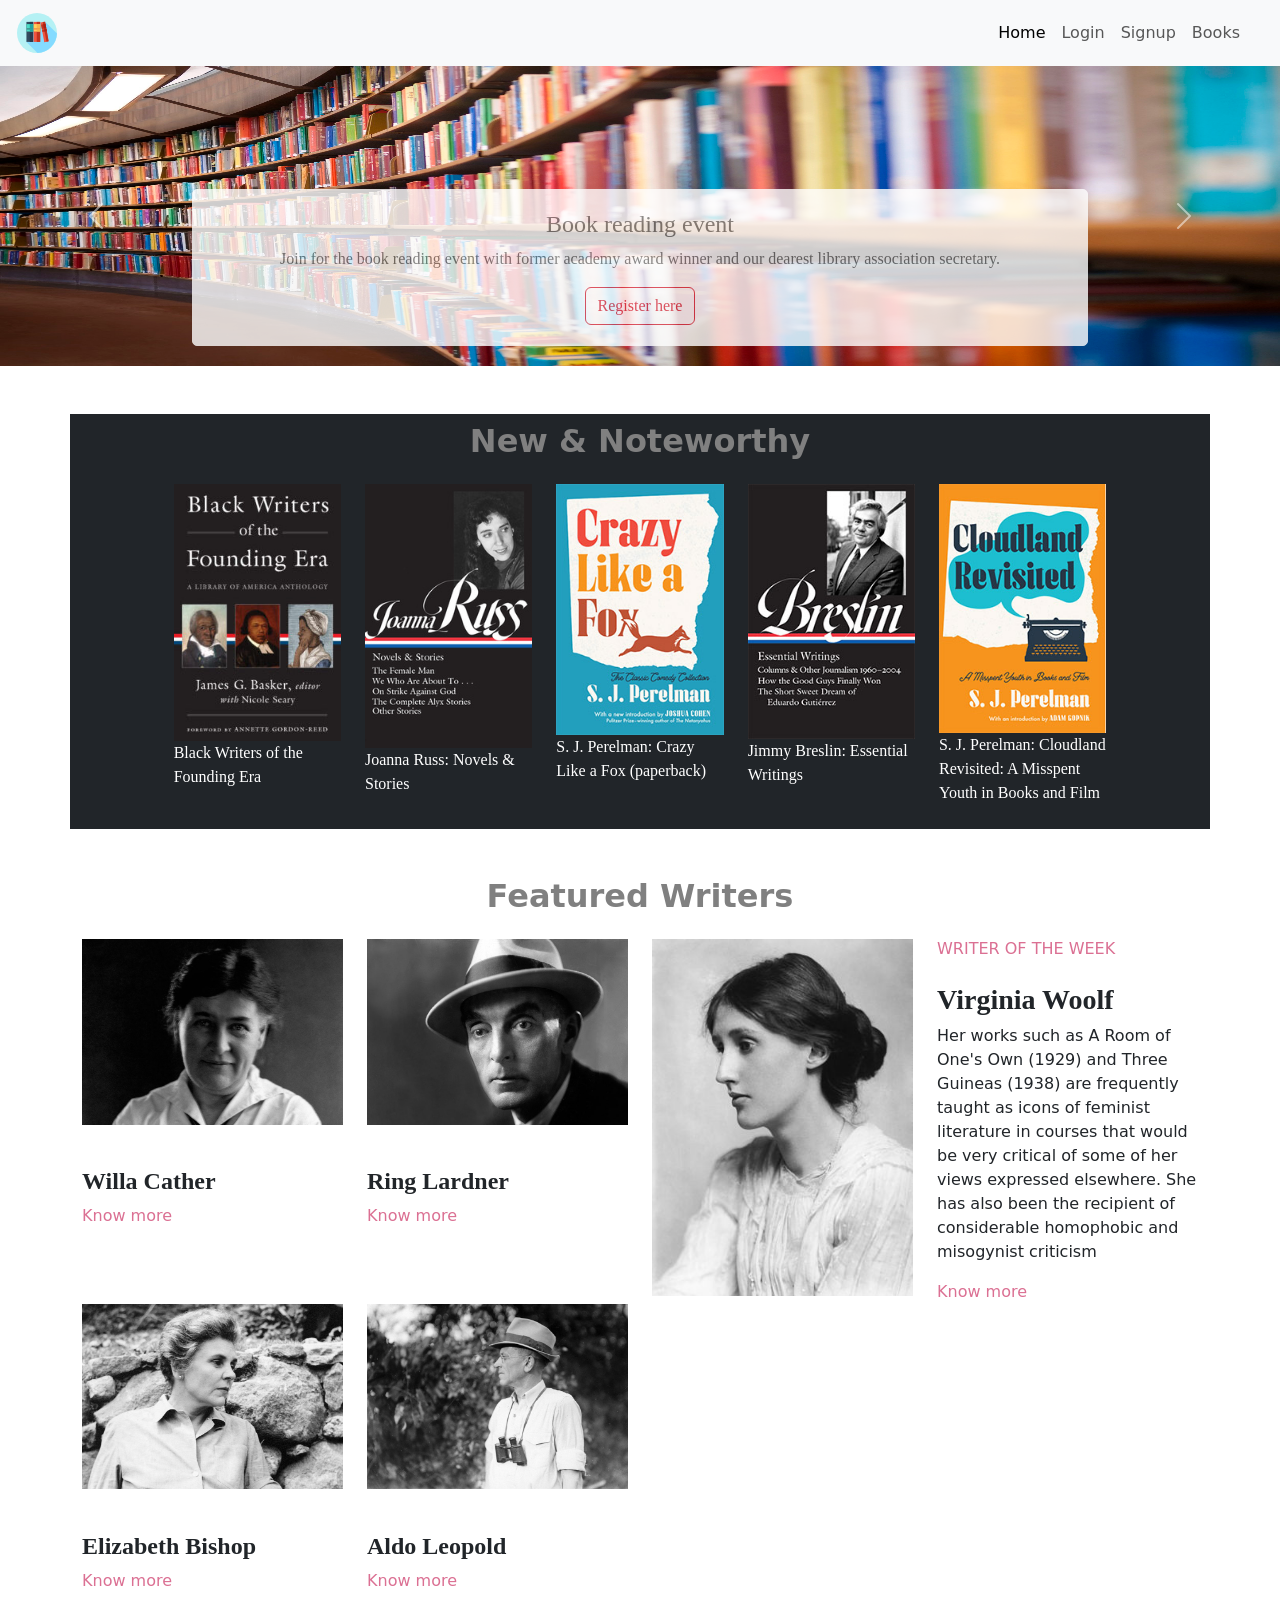
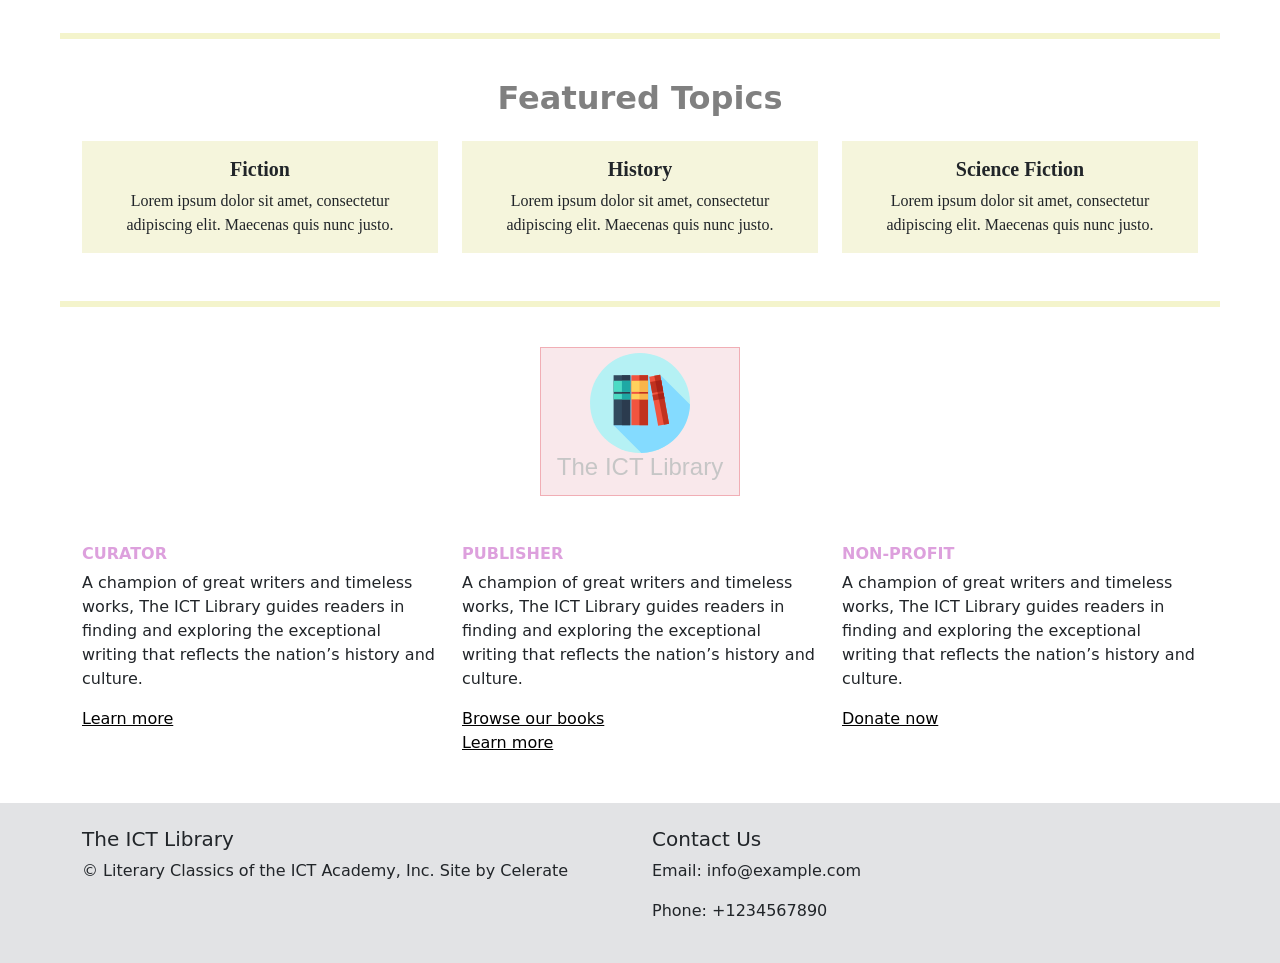
<file: index.html>
<!DOCTYPE html>
<html lang="en">
  <head>
    <meta charset="UTF-8" />
    <meta name="viewport" content="width=device-width, initial-scale=1.0" />
    <title>Library</title>
    <link
      href="https://cdn.jsdelivr.net/npm/bootstrap@5.3.3/dist/css/bootstrap.min.css"
      rel="stylesheet"
      integrity="sha384-QWTKZyjpPEjISv5WaRU9OFeRpok6YctnYmDr5pNlyT2bRjXh0JMhjY6hW+ALEwIH"
      crossorigin="anonymous"
    />
    <script
      src="https://cdn.jsdelivr.net/npm/bootstrap@5.3.3/dist/js/bootstrap.bundle.min.js"
      integrity="sha384-YvpcrYf0tY3lHB60NNkmXc5s9fDVZLESaAA55NDzOxhy9GkcIdslK1eN7N6jIeHz"
      crossorigin="anonymous"
    ></script>
    <link rel="stylesheet" href="style/style.css" />
  </head>
  <body>
    <nav class="navbar navbar-expand-lg navbar-light bg-light shadow">
      <div class="container-fluid">
        <a class="navbar-brand" href="#"
          ><img id="logo" src="images/logo.svg" alt="logo"
        /></a>
        <button
          class="navbar-toggler"
          type="button"
          data-bs-toggle="collapse"
          data-bs-target="#navbarSupportedContent"
          aria-controls="navbarSupportedContent"
          aria-expanded="false"
          aria-label="Toggle navigation"
        >
          <span class="navbar-toggler-icon"></span>
        </button>
        <div class="collapse navbar-collapse" id="navbarSupportedContent">
          <ul class="navbar-nav ms-auto mb-2 mb-lg-0">
            <li class="nav-item">
              <a class="nav-link active" aria-current="page" href="#">Home</a>
            </li>
            <li class="nav-item">
              <a class="nav-link" href="login.html">Login</a>
            </li>
            <li class="nav-item">
              <a class="nav-link" href="signup.html">Signup</a>
            </li>
            <li class="nav-item">
              <a class="nav-link" href="books.html">Books</a>
            </li>
          </ul>
        </div>
      </div>
    </nav>
    <div
      id="carouselExampleRide"
      class="carousel slide"
      data-bs-ride="carousel"
    >
      <div class="carousel-inner">
        <div class="carousel-item active">
          <img src="images/lib1.jpg" class="h-100 w-100" alt="lib1" />
          <div class="overlay carousel-caption d-none d-md-block">
            <h4>Book reading event</h4>

            <p>
              Join for the book reading event with former academy award winner
              and our dearest library association secretary.
            </p>
            <button type="button" class="btn btn-outline-danger">
              Register here
            </button>
          </div>
        </div>
        <div class="carousel-item">
          <img src="images/lib2.jpg" class="d-block h-100 w-100" alt="lib2" />
          <div class="overlay carousel-caption d-none d-md-block">
            <h4>History of the library</h4>

            <p>
              Available now online! the rich tapestry of our library's history
              unfolds before us at the click of a button
            </p>
            <button type="button" class="btn btn-outline-danger">
              Read here
            </button>
          </div>
        </div>
        <div class="carousel-item">
          <img src="images/lib3.jpg" class="d-block h-100 w-100" alt="lib3" />
          <div class="overlay carousel-caption d-none d-md-block">
            <h4>Join our community</h4>

            <p>
              Join the community for more updation on the events. We have a strong community that initiate reading groups and sharing platforms.
            </p>
            <button type="button" class="btn btn-outline-danger">
              Join now
            </button>
          </div>
        </div>
      </div>
      <button
        class="carousel-control-prev"
        type="button"
        data-bs-target="#carouselExampleRide"
        data-bs-slide="prev"
      >
        <span class="carousel-control-prev-icon" aria-hidden="true"></span>
        <span class="visually-hidden">Previous</span>
      </button>
      <button
        class="carousel-control-next"
        type="button"
        data-bs-target="#carouselExampleRide"
        data-bs-slide="next"
      >
        <span class="carousel-control-next-icon" aria-hidden="true"></span>
        <span class="visually-hidden">Next</span>
      </button>
    </div>
<section id="new-noteworthy" class="container mt-5 bg-dark p-2">
  <h2 class="animated-heading text-center mb-4">New & Noteworthy</h2>
  <div class="row">
      <div class="col-md-1"></div>
      <div class="col-md-2">
          <div >
              <img src="images/new-not/not1.jpg" class="card-img-top" alt="News 1">
              <div >
                 <p class=" hover-text ">Black Writers of the Founding Era</p>
              </div>
          </div>
      </div>
      <div class="col-md-2">
          <div >
              <img src="images/new-not/not2.jpg" class="card-img-top" alt="News 2">
              <div >  
                  <p class=" hover-text " >Joanna Russ: Novels & Stories</p>
              </div>
          </div>
      </div>
      <div class="col-md-2">
          <div >
              <img src="images/new-not/not3.jpg" class="card-img-top" alt="News 3">
              <div >
                  <p class=" hover-text" >S. J. Perelman: Crazy Like a Fox (paperback)</p>
              </div>
          </div>
      </div>
      <div class="col-md-2">
        <div >
            <img src="images/new-not/not5.jpg" class="card-img-top" alt="News 3">
            <div >
                <p class=" hover-text ">Jimmy Breslin: Essential Writings</p>
            </div>
        </div>
    </div>
    <div class="col-md-2">
      <div >
        <img src="images/new-not/not4.jpg" class="card-img-top" alt="News 3">
        <div >
            <p class=" hover-text ">S. J. Perelman: Cloudland Revisited: A Misspent Youth in Books and Film</p>
        </div>
    </div>
  </div>
  <div class="col-md-1"></div>
  </div>
</section>

<section id="featured-writers" class="container mt-5">
  <h2 class="animated-heading text-center mb-4">Featured Writers</h2>
  <div class="row">
      <div class="col-md-3">
          <div class="writer-card">
            <div style="height: 220px; overflow: hidden;">
              <img src="images/writers/writer1.jpg" class="card-img-top" alt="writerimg">
            </div>
              <h4 class="mt-2 writer-name">Willa Cather</h4>
              <a href="#" class="mt-1 link-writer">Know more</a>
          </div>
      </div>
      <div class="col-md-3">
        <div class="writer-card">
          <div style="height: 220px; overflow: hidden;">
            <img src="images/writers/writer3.jpg" class="card-img-top" alt="writerimg">
          </div>
            <h4 class="mt-2 writer-name">Ring Lardner</h4>
            <a href="#" class="mt-1 link-writer">Know more</a>
        </div>
    </div>
    <div class="col-md-3">
      <div class="writer-card">
        
          <img src="images/writers/writer2.jpg" class="card-img-top" alt="writerimg">
        

      </div>
  </div>
  <div class="col-md-3">
    <div class="writer-card">
        <h6 class="wr-head">WRITER OF THE WEEK</h6>
        <h3 class="mt-4 writer-name">Virginia Woolf</h3>
        <p>Her works such as A Room of One's Own (1929) and Three Guineas (1938) are frequently taught as icons of feminist literature in courses that would be very critical of some of her views expressed elsewhere. She has also been the recipient of considerable homophobic and misogynist criticism</p>
        <a href="#" class="mt-1 link-writer">Know more</a>
    </div>
</div>
  <div class="col-md-3">
    <div class="writer-card">
      <div style="height: 220px; overflow: hidden;">
        <img src="images/writers/writer4.jpg" class="card-img-top object-fit-fill" alt="writerimg">
      </div>
        <h4 class="mt-2 writer-name">Elizabeth Bishop</h4>
        <a href="#" class="mt-1 link-writer">Know more</a>
    </div>
</div>
<div class="col-md-3">
  <div class="writer-card">
    <div style="height: 220px; overflow: hidden;">
      <img src="images/writers/writer5.jpg" class="card-img-top object-fit-fill" alt="writerimg">
     </div>
      <h4 class="mt-2 writer-name">Aldo Leopold</h4>
      <a href="#" class="mt-1 link-writer">Know more</a>
  </div>
</div>
  </div>
</section>

<hr class="line">
<section id="featured-topics" class="container mt-4 mb-5">
  <h2 class="animated-heading text-center mb-4">Featured Topics</h2>
  <div class="row">
      <div class="col-md-4">
          <div class="card">
              <div class="card-body topic">
                  <h5 class="card-title text-center topic-heading">Fiction</h5>
                  <p class="card-text text-center">Lorem ipsum dolor sit amet, consectetur adipiscing elit. Maecenas quis nunc justo.</p>
              </div>
          </div>
      </div>
      <div class="col-md-4">
          <div class="card">
              <div class="card-body topic">
                  <h5 class="card-title text-center topic-heading">History</h5>
                  <p class="card-text text-center">Lorem ipsum dolor sit amet, consectetur adipiscing elit. Maecenas quis nunc justo.</p>
              </div>
          </div>
      </div>
      <div class="col-md-4">
          <div class="card">
              <div class="card-body topic">
                  <h5 class="card-title text-center topic-heading">Science Fiction</h5>
                  <p class="card-text text-center">Lorem ipsum dolor sit amet, consectetur adipiscing elit. Maecenas quis nunc justo.</p>
              </div>
          </div>
      </div>
  </div>
</section>
<hr class="line">
<section id="last-section" class="container mb-5">
  <div class="border border-danger-subtle mb-5" id="lgnm">
    <img src="images/logo.svg" id="logo-1" alt="img">
    <h4 class="text-center logo-hd">The ICT Library</h4>
  </div>
  <div class="row">
  <div class="col-md-4">
    <div class="writer-card">
        <h6 class="lib-head">CURATOR</h6>
        <p>A champion of great writers and timeless works, The ICT Library guides readers in finding and exploring the exceptional writing that reflects the nation’s history and culture.</p>
        <a href="#" class="mt-1 link-lib">Learn more</a>
    </div>
  </div>
  <div class="col-md-4">
    <div class="writer-card">
        <h6 class="lib-head">PUBLISHER</h6>
        <p>A champion of great writers and timeless works, The ICT Library guides readers in finding and exploring the exceptional writing that reflects the nation’s history and culture.</p>
        <a href="#" class="mt-1 link-lib">Browse our books</a>
        <br>
        <a href="#" class="mt-1 link-lib">Learn more</a>
    </div>
  </div>
  <div class="col-md-4">
    <div class="writer-card">
        <h6 class="lib-head">NON-PROFIT</h6>
        <p>A champion of great writers and timeless works, The ICT Library guides readers in finding and exploring the exceptional writing that reflects the nation’s history and culture.</p>
        <a href="#" class="mt-1 link-lib">Donate now</a>
    </div>
  </div>
</div>
</section>

<footer class="bg-secondary-subtle text-dark py-4">
  <div class="container">
      <div class="row">
          <div class="col-md-6">
              <h5>The ICT Library</h5>
              <p>
                © Literary Classics of the ICT Academy, Inc.
                Site by Celerate</p>
          </div>
          <div class="col-md-6">
              <h5>Contact Us</h5>
              <p>Email: info@example.com</p>
              <p>Phone: +1234567890</p>
          </div>
      </div>
  </div>
</footer>
<script src="script/script.js"></script>
  </body>
</html>
</file>
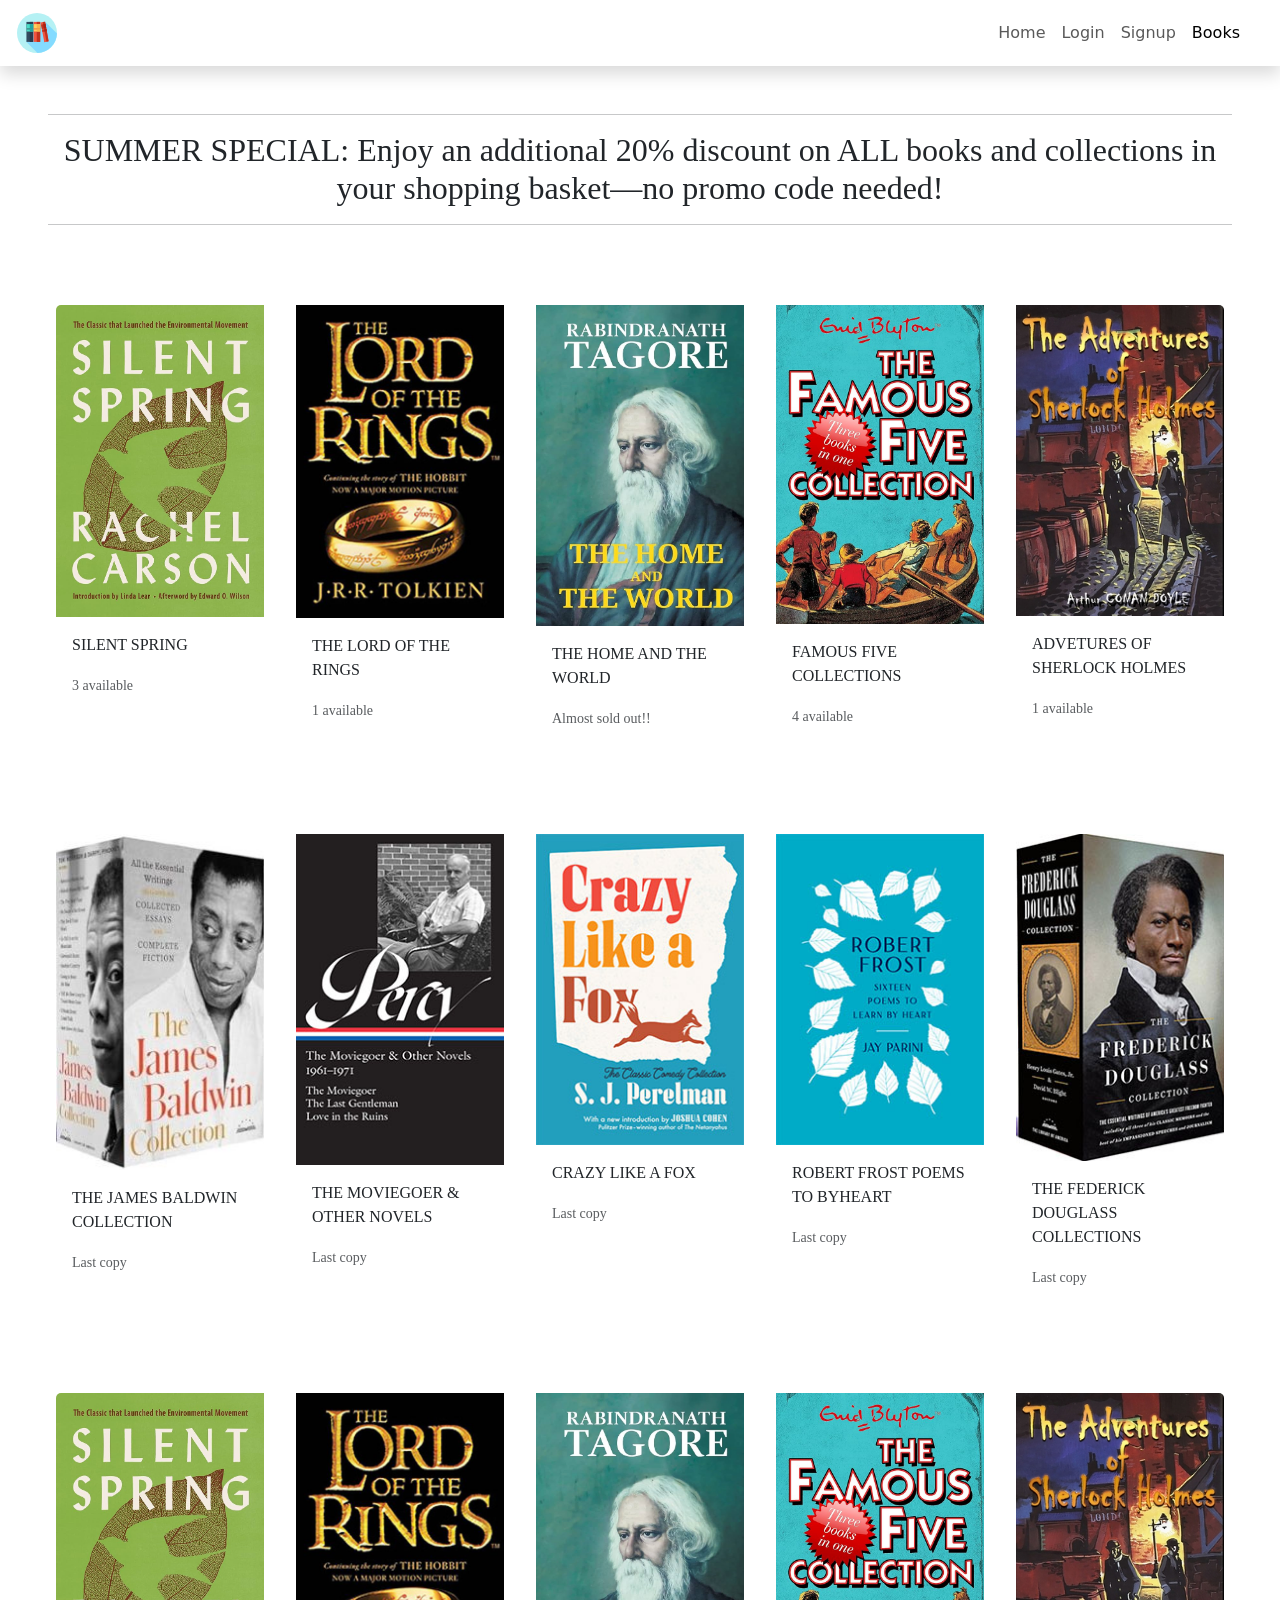
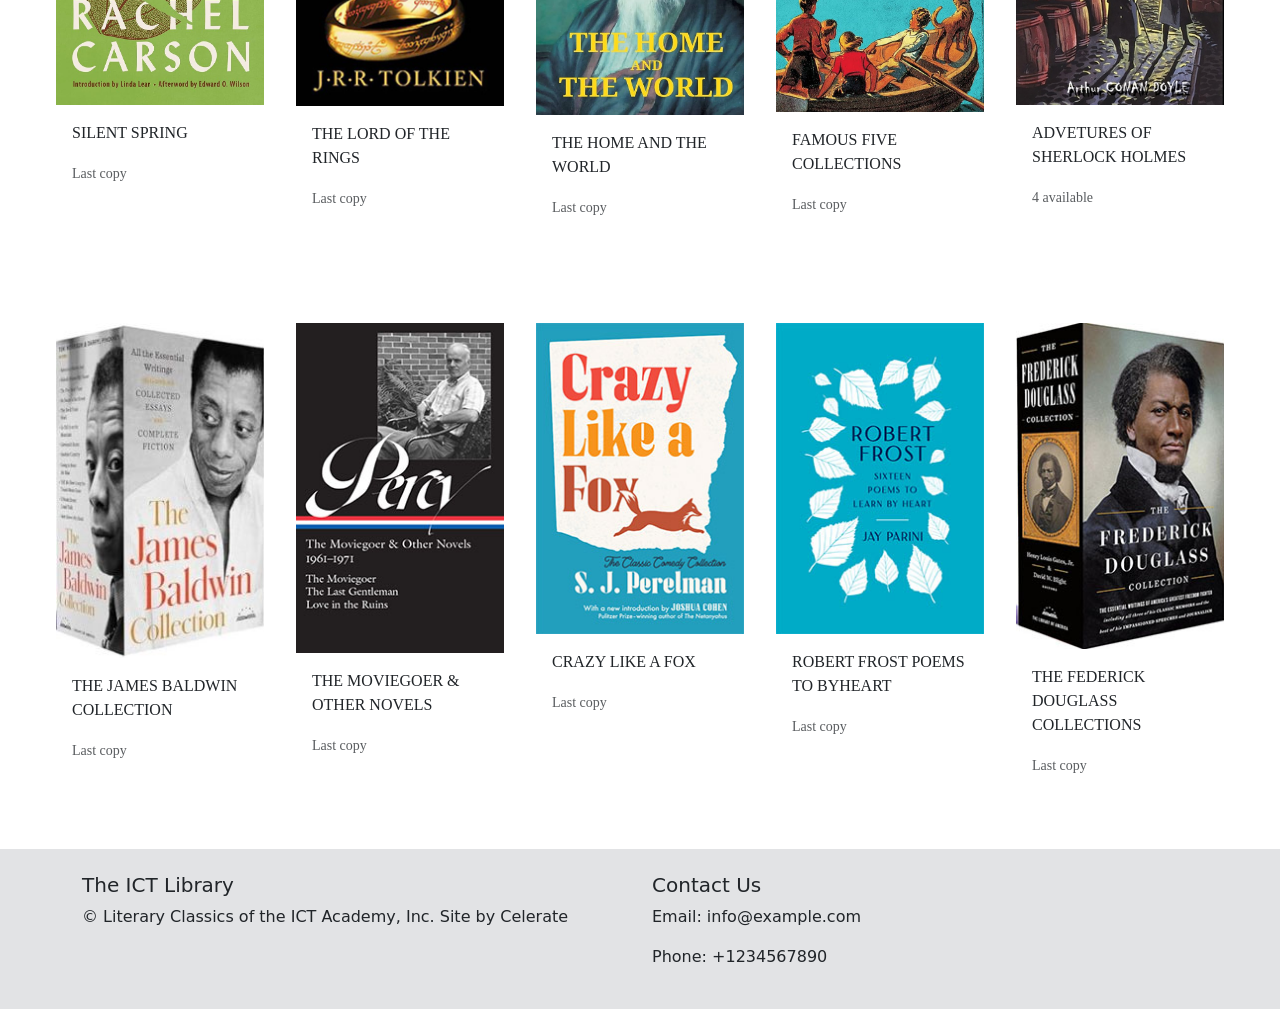
<file: books.html>
<!DOCTYPE html>
<html lang="en">
<head>
    <meta charset="UTF-8">
    <meta name="viewport" content="width=device-width, initial-scale=1.0">
    <title>Books</title>
    <link
      href="https://cdn.jsdelivr.net/npm/bootstrap@5.3.3/dist/css/bootstrap.min.css"
      rel="stylesheet"
      integrity="sha384-QWTKZyjpPEjISv5WaRU9OFeRpok6YctnYmDr5pNlyT2bRjXh0JMhjY6hW+ALEwIH"
      crossorigin="anonymous"
    />
    <link href="https://cdn.jsdelivr.net/npm/bootstrap-icons@1.7.2/font/bootstrap-icons.css" rel="stylesheet">
    <script
      src="https://cdn.jsdelivr.net/npm/bootstrap@5.3.3/dist/js/bootstrap.bundle.min.js"
      integrity="sha384-YvpcrYf0tY3lHB60NNkmXc5s9fDVZLESaAA55NDzOxhy9GkcIdslK1eN7N6jIeHz"
      crossorigin="anonymous"
    ></script>
    <link rel="stylesheet" href="style/style.css" />
</head>
<body>
    <nav class="navbar navbar-expand-lg navbar-light bg-white shadow">
        <div class="container-fluid">
          <a class="navbar-brand" href="./index.html"
            ><img id="logo" src="images/logo.svg" alt="logo"
          /></a>
          <button
            class="navbar-toggler"
            type="button"
            data-bs-toggle="collapse"
            data-bs-target="#navbarSupportedContent"
            aria-controls="navbarSupportedContent"
            aria-expanded="false"
            aria-label="Toggle navigation"
          >
            <span class="navbar-toggler-icon"></span>
          </button>
          <div class="collapse navbar-collapse" id="navbarSupportedContent">
            <ul class="navbar-nav ms-auto mb-2 mb-lg-0">
              <li class="nav-item">
                <a class="nav-link" aria-current="page" href="index.html">Home</a>
              </li>
              <li class="nav-item">
                <a class="nav-link" href="login.html">Login</a>
              </li>
              <li class="nav-item">
                <a class="nav-link" href="signup.html">Signup</a>
              </li>
              <li class="nav-item">
                <a class="nav-link active" href="#">Books</a>
              </li>
            </ul>
          </div>
        </div>
      </nav>
    <section class=" m-5"><hr><h2 class="heading-books">SUMMER SPECIAL: Enjoy an additional 20% discount on ALL books and collections in your shopping basket—no promo code needed!</h2><hr></section>
    <div class="card-group m-4 p-3">
        <div class="card m-3">
          <a class="a-price" href="books/book1.html">
          <img src="images/book-img/book5.jpg" class="card-img-top" alt="...">
          <div class="price-details "><p><span class="price">$31</span>  <i class="bi bi-cart-plus-fill text-secondary m-2"></i><i class="bi bi-info-circle text-secondary"></i></p></div>
          </a>
          <div class="card-body">
            <p class="card-text">SILENT SPRING</p>
            <p class="card-text"><small class="text-body-secondary">3 available</small></p>
          </div>
        </div>
        <div class="card m-3">
          <a class="a-price" href="books/book2.html">
          <img src="images/book-img/book4.jpg" class="card-img-top" alt="...">
          <div class="price-details "><p><span class="price">$19</span>  <i class="bi bi-cart-plus-fill text-secondary m-2"></i><i class="bi bi-info-circle text-secondary"></i></p></div>
        </a>
          <div class="card-body">
            <p class="card-text">THE LORD OF THE RINGS</p>
            <p class="card-text"><small class="text-body-secondary">1 available</small></p>
          </div>
        </div>
        <div class="card m-3">
          <a class="a-price" href="books/book3.html">
          <img src="images/book-img/book3.jpg" class="card-img-top" alt="...">
          <div class="price-details "><p><span class="price">$25</span>  <i class="bi bi-cart-plus-fill text-secondary m-2"></i><i class="bi bi-info-circle text-secondary"></i></p></div>
        </a>
          <div class="card-body">
            <p class="card-text">THE HOME AND THE WORLD</p>
            <p class="card-text"><small class="text-body-secondary">Almost sold out!!</small></p>
          </div>
        </div>
        <div class="card m-3">
          <a class="a-price" href="books/book4.html">
            <img src="images/book-img/book2.jpg" class="card-img-top" alt="...">
            <div class="price-details "><p><span class="price">$35</span>  <i class="bi bi-cart-plus-fill text-secondary m-2"></i><i class="bi bi-info-circle text-secondary"></i></p></div>
          </a>
            <div class="card-body">
              <p class="card-text">FAMOUS FIVE COLLECTIONS</p>
              <p class="card-text"><small class="text-body-secondary">4 available</small></p>
            </div>
          </div>
          <div class="card m-3">
            <a class="a-price" href="books/book5.html">
            <img src="./images/book-img/book1.jpg " class="card-img-top" alt="...">
            <div class="price-details "><p><span class="price">$18</span>  <i class="bi bi-cart-plus-fill text-secondary m-2"></i><i class="bi bi-info-circle text-secondary"></i></p></div>
          </a>
            <div class="card-body">
              <p class="card-text">ADVETURES OF SHERLOCK HOLMES</p>
              <p class="card-text"><small class="text-body-secondary">1 available</small></p>
            </div>
          </div>
      </div>
      
    <div class="card-group m-4 p-3">
          <div class="card m-3">
            <img src="./images/book-img/book6.jpg " class="card-img-top" alt="...">
            <div class="price-details "><p><span class="price">$28</span>  <i class="bi bi-cart-plus-fill text-secondary m-2"></i><i class="bi bi-info-circle text-secondary"></i></p></div>
            <div class="card-body">
              <p class="card-text">THE JAMES BALDWIN COLLECTION</p>
              <p class="card-text"><small class="text-body-secondary">Last copy</small></p>
            </div>
            </div>
            <div class="card m-3">
              <img src="./images/book-img/book7.jpg " class="card-img-top" alt="...">
              <div class="price-details "><p><span class="price">$30</span>  <i class="bi bi-cart-plus-fill text-secondary m-2"></i><i class="bi bi-info-circle text-secondary"></i></p></div>
              <div class="card-body">
                <p class="card-text">THE MOVIEGOER & OTHER NOVELS</p>
                <p class="card-text"><small class="text-body-secondary">Last copy</small></p>
              </div>
              </div>
              <div class="card m-3">
                <img src="./images/book-img/book8.jpg " class="card-img-top" alt="...">
                <div class="price-details "><p><span class="price">$25</span>  <i class="bi bi-cart-plus-fill text-secondary m-2"></i><i class="bi bi-info-circle text-secondary"></i></p></div>
                <div class="card-body">
                  <p class="card-text">CRAZY LIKE A FOX </p>
                  <p class="card-text"><small class="text-body-secondary">Last copy</small></p>
                </div>
                </div>
                <div class="card m-3">
                  <img src="./images/book-img/book9.jpg " class="card-img-top" alt="...">
                  <div class="price-details "><p><span class="price">$25</span>  <i class="bi bi-cart-plus-fill text-secondary m-2"></i><i class="bi bi-info-circle text-secondary"></i></p></div>
                  <div class="card-body">
                    <p class="card-text">ROBERT FROST POEMS TO BYHEART </p>
                    <p class="card-text"><small class="text-body-secondary">Last copy</small></p>
                  </div>
                  </div>
                  <div class="card m-3">
                    <img src="./images/book-img/book10.jpg " class="card-img-top" alt="...">
                    <div class="price-details "><p><span class="price">$25</span>  <i class="bi bi-cart-plus-fill text-secondary m-2"></i><i class="bi bi-info-circle text-secondary"></i></p></div>
                    <div class="card-body">
                      <p class="card-text">THE FEDERICK DOUGLASS COLLECTIONS </p>
                      <p class="card-text"><small class="text-body-secondary">Last copy</small></p>
                    </div>
                  </div>
        </div>
        <div class="card-group m-4 p-3">
          <div class="card m-3">
            <a href="books/book1.html">
            <img src="images/book-img/book5.jpg" class="card-img-top" alt="...">
            </a>
            <div class="card-body">
              <p class="card-text">SILENT SPRING</p>
              <p class="card-text"><small class="text-body-secondary">Last copy</small></p>
            </div>
          </div>
          <div class="card m-3">
            <a href="books/book2.html">
            <img src="images/book-img/book4.jpg" class="card-img-top" alt="...">
          </a>
            <div class="card-body">
              <p class="card-text">THE LORD OF THE RINGS</p>
              <p class="card-text"><small class="text-body-secondary">Last copy</small></p>
            </div>
          </div>
          <div class="card m-3">
            <a href="books/book3.html">
            <img src="images/book-img/book3.jpg" class="card-img-top" alt="...">
          </a>
            <div class="card-body">
              <p class="card-text">THE HOME AND THE WORLD</p>
              <p class="card-text"><small class="text-body-secondary">Last copy</small></p>
            </div>
          </div>
          <div class="card m-3">
            <a href="books/book4.html">
              <img src="images/book-img/book2.jpg" class="card-img-top" alt="...">
            </a>
              <div class="card-body">
                <p class="card-text">FAMOUS FIVE COLLECTIONS</p>
                <p class="card-text"><small class="text-body-secondary">Last copy</small></p>
              </div>
            </div>
            <div class="card m-3">
              <a href="books/book5.html">
              <img src="./images/book-img/book1.jpg " class="card-img-top" alt="...">
            </a>
              <div class="card-body">
                <p class="card-text">ADVETURES OF SHERLOCK HOLMES</p>
                <p class="card-text"><small class="text-body-secondary">4 available</small></p>
              </div>
            </div>
        </div>
        
      <div class="card-group m-4 p-3">
            <div class="card m-3">
              <img src="./images/book-img/book6.jpg " class="card-img-top" alt="...">
              <div class="card-body">
                <p class="card-text">THE JAMES BALDWIN COLLECTION</p>
                <p class="card-text"><small class="text-body-secondary">Last copy</small></p>
              </div>
              </div>
              <div class="card m-3">
                <img src="./images/book-img/book7.jpg " class="card-img-top" alt="...">
                <div class="card-body">
                  <p class="card-text">THE MOVIEGOER & OTHER NOVELS</p>
                  <p class="card-text"><small class="text-body-secondary">Last copy</small></p>
                </div>
                </div>
                <div class="card m-3">
                  <img src="./images/book-img/book8.jpg " class="card-img-top" alt="...">
                  <div class="card-body">
                    <p class="card-text">CRAZY LIKE A FOX </p>
                    <p class="card-text"><small class="text-body-secondary">Last copy</small></p>
                  </div>
                  </div>
                  <div class="card m-3">
                    <img src="./images/book-img/book9.jpg " class="card-img-top" alt="...">
                    <div class="card-body">
                      <p class="card-text">ROBERT FROST POEMS TO BYHEART </p>
                      <p class="card-text"><small class="text-body-secondary">Last copy</small></p>
                    </div>
                    </div>
                    <div class="card m-3">
                      <img src="./images/book-img/book10.jpg " class="card-img-top" alt="...">
                      <div class="card-body">
                        <p class="card-text">THE FEDERICK DOUGLASS COLLECTIONS </p>
                        <p class="card-text"><small class="text-body-secondary">Last copy</small></p>
                      </div>
                    </div>
          </div>
          <footer class="bg-secondary-subtle text-dark py-4">
            <div class="container">
                <div class="row">
                    <div class="col-md-6">
                        <h5>The ICT Library</h5>
                        <p>
                          © Literary Classics of the ICT Academy, Inc.
                          Site by Celerate</p>
                    </div>
                    <div class="col-md-6">
                        <h5>Contact Us</h5>
                        <p>Email: info@example.com</p>
                        <p>Phone: +1234567890</p>
                    </div>
                </div>
            </div>
          </footer>
</body>
</html>
</file>
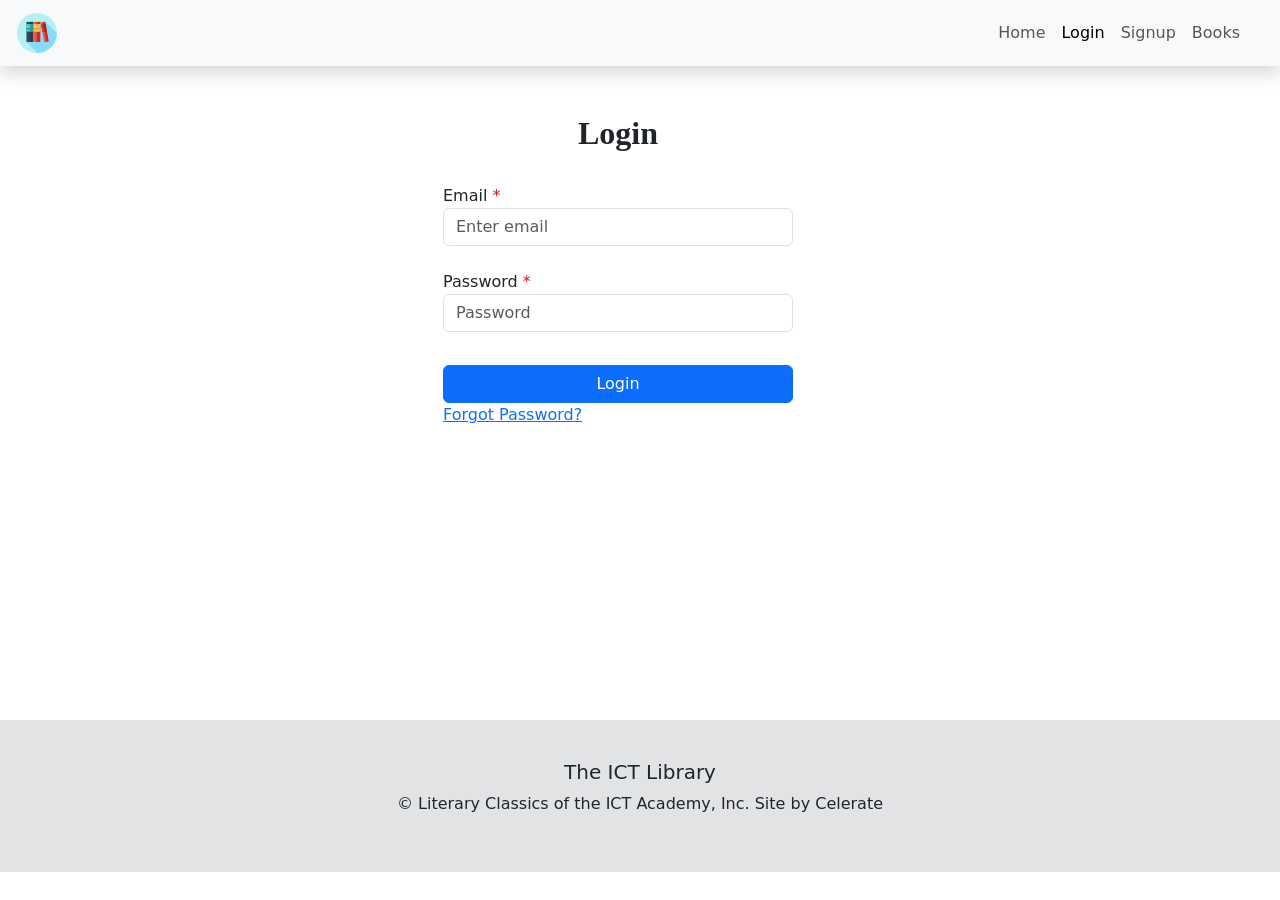
<file: login.html>
<!DOCTYPE html>
<html lang="en">
<head>
    <meta charset="UTF-8">
    <meta name="viewport" content="width=device-width, initial-scale=1.0">
    <title>Login</title>
    <link
      href="https://cdn.jsdelivr.net/npm/bootstrap@5.3.3/dist/css/bootstrap.min.css"
      rel="stylesheet"
      integrity="sha384-QWTKZyjpPEjISv5WaRU9OFeRpok6YctnYmDr5pNlyT2bRjXh0JMhjY6hW+ALEwIH"
      crossorigin="anonymous"
    />
    <script
      src="https://cdn.jsdelivr.net/npm/bootstrap@5.3.3/dist/js/bootstrap.bundle.min.js"
      integrity="sha384-YvpcrYf0tY3lHB60NNkmXc5s9fDVZLESaAA55NDzOxhy9GkcIdslK1eN7N6jIeHz"
      crossorigin="anonymous"
    ></script>
    <link rel="stylesheet" href="style/style.css" />
</head>
<body class="login-body">
  <div style="min-height:80vh;">
    <nav class="navbar navbar-expand-lg navbar-light bg-light shadow">
        <div class="container-fluid">
          <a class="navbar-brand" href="./index.html"
            ><img id="logo" src="images/logo.svg" alt="logo"
          /></a>
          <button
            class="navbar-toggler"
            type="button"
            data-bs-toggle="collapse"
            data-bs-target="#navbarSupportedContent"
            aria-controls="navbarSupportedContent"
            aria-expanded="false"
            aria-label="Toggle navigation"
          >
            <span class="navbar-toggler-icon"></span>
          </button>
          <div class="collapse navbar-collapse" id="navbarSupportedContent">
            <ul class="navbar-nav ms-auto mb-2 mb-lg-0">
              <li class="nav-item">
                <a class="nav-link" aria-current="page" href="index.html">Home</a>
              </li>
              <li class="nav-item">
                <a class="nav-link active" href="#">Login</a>
              </li>
              <li class="nav-item">
                <a class="nav-link" href="signup.html">Signup</a>
              </li>
              <li class="nav-item">
                <a class="nav-link" href="books.html">Books</a>
              </li>
            </ul>
          </div>
        </div>
      </nav>
      <div class="container m-5">
        <div class="form-container text-dark ">
            <h2 class="text-center login-heading">Login</h2>
            <br>
            <form id="login-form">
                <div class="form-group">
                    <label for="login-email">Email <span class="star">*</span></label>
                    <input type="email" class="form-control" id="login-email" placeholder="Enter email">
                    <span class="error-message" id="login-email-error"></span>
                </div>
                <br>
                <div class="form-group">
                    <label for="login-password">Password <span class="star">*</span></label>
                    <input type="password" class="form-control" id="login-password" placeholder="Password">
                    <div class="error-container">
                        <span class="error-message" id="login-password-error"></span>
                        <span class="error-message" id="login-password-digit"></span>
                        <span class="error-message" id="login-password-upper"></span>
                        <span class="error-message" id="login-password-lower"></span>
                    </div>
                </div>
                <br>
                <button type="submit" class="btn btn-primary w-100">Login</button>
                <br>
                <a href="#">Forgot Password?</a>
            </form>
        </div>
    </div>
  </div>
    <footer class="bg-secondary-subtle text-dark w-100" id="login-footer">
      <div class="container">
          
              <div class="text-center">
                  <h5>The ICT Library</h5>
                  <p>
                    © Literary Classics of the ICT Academy, Inc.
                    Site by Celerate</p>
              </div>
      </div>
    </footer>
    <script src="script/login.js"></script>
</body>
</html>
</file>
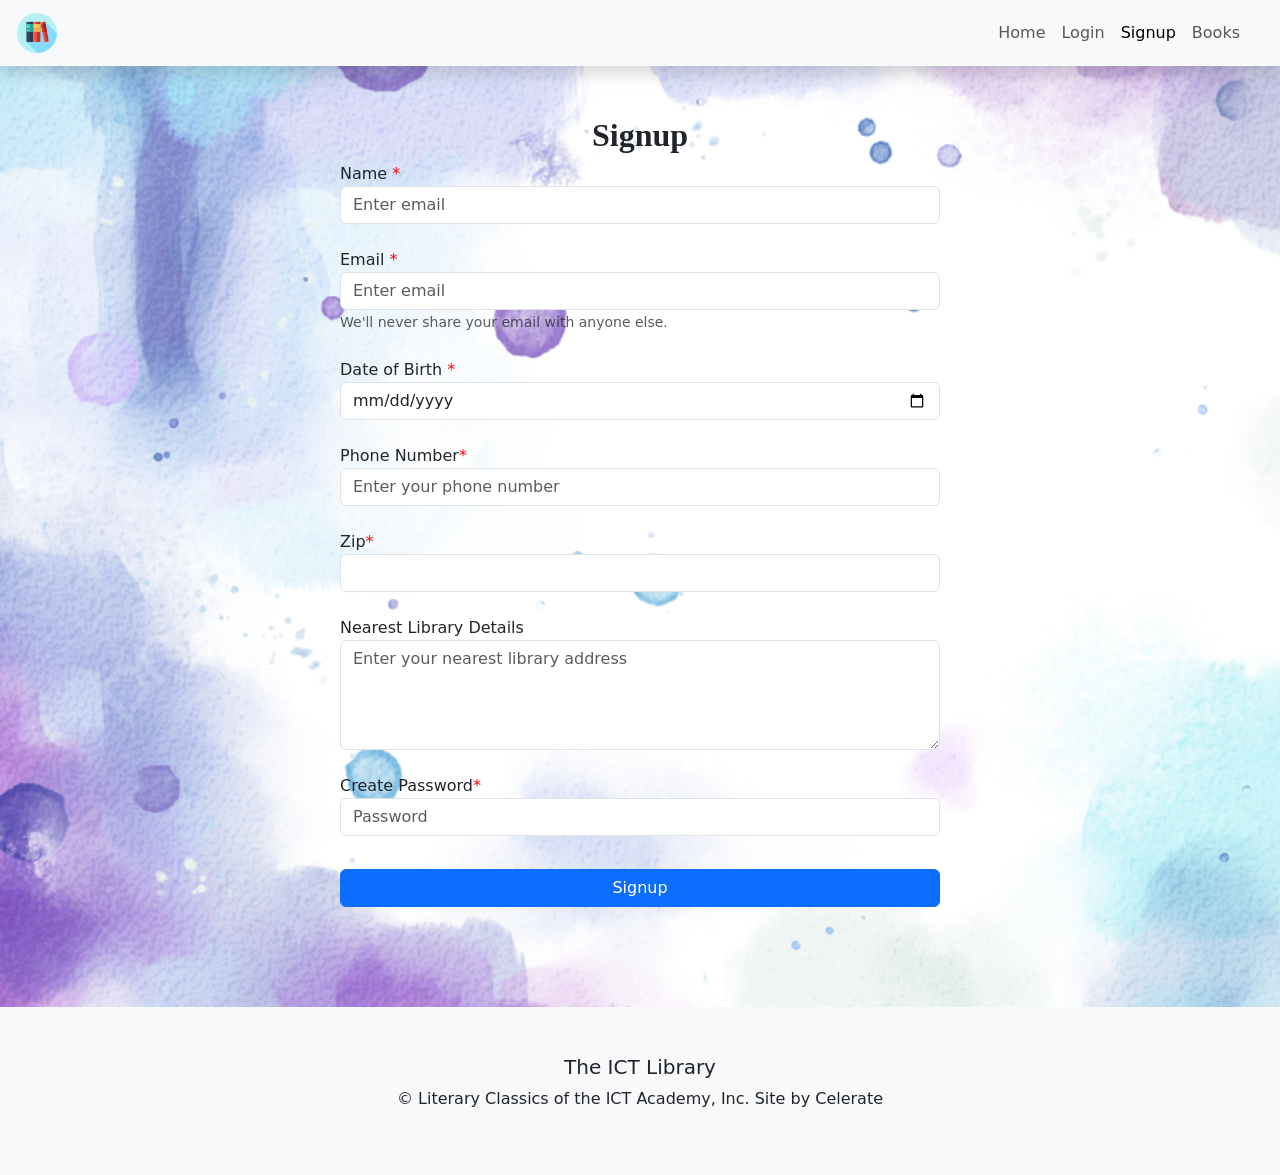
<file: signup.html>
<!DOCTYPE html>
<html lang="en">
  <head>
    <meta charset="UTF-8" />
    <meta name="viewport" content="width=device-width, initial-scale=1.0" />
    <title>Signups</title>
    <link
      href="https://cdn.jsdelivr.net/npm/bootstrap@5.3.3/dist/css/bootstrap.min.css"
      rel="stylesheet"
      integrity="sha384-QWTKZyjpPEjISv5WaRU9OFeRpok6YctnYmDr5pNlyT2bRjXh0JMhjY6hW+ALEwIH"
      crossorigin="anonymous"
    />
    <script
      src="https://cdn.jsdelivr.net/npm/bootstrap@5.3.3/dist/js/bootstrap.bundle.min.js"
      integrity="sha384-YvpcrYf0tY3lHB60NNkmXc5s9fDVZLESaAA55NDzOxhy9GkcIdslK1eN7N6jIeHz"
      crossorigin="anonymous"
    ></script>
    <link rel="stylesheet" href="style/style.css" />
  </head>
  <body class="signup-body">
    <div style="min-height:80vh;">
    <nav class="navbar navbar-expand-lg navbar-light bg-light shadow">
      <div class="container-fluid">
        <a class="navbar-brand" href="./index.html"
          ><img id="logo" src="images/logo.svg" alt="logo"
        /></a>
        <button
          class="navbar-toggler"
          type="button"
          data-bs-toggle="collapse"
          data-bs-target="#navbarSupportedContent"
          aria-controls="navbarSupportedContent"
          aria-expanded="false"
          aria-label="Toggle navigation"
        >
          <span class="navbar-toggler-icon"></span>
        </button>
        <div class="collapse navbar-collapse" id="navbarSupportedContent">
          <ul class="navbar-nav ms-auto mb-2 mb-lg-0">
            <li class="nav-item">
              <a class="nav-link" aria-current="page" href="index.html">Home</a>
            </li>
            <li class="nav-item">
              <a class="nav-link" href="login.html">Login</a>
            </li>
            <li class="nav-item">
              <a class="nav-link active" href="#">Signup</a>
            </li>
            <li class="nav-item">
              <a class="nav-link" href="books.html">Books</a>
            </li>
          </ul>
        </div>
      </div>
    </nav>

    <div class="container">
      <div class="form-container-s text-dark">
        <h2 class="text-center login-heading">Signup</h2>
        <form id="signup-form">
            <div class="form-group">
                <label for="signup-name">Name <span class="star">*</span></label>
                <input
                  type="text"
                  class="form-control"
                  id="signup-name"
                  aria-describedby="emailHelp"
                  placeholder="Enter email"
                />
                <span class="error-message" id="signup-name-error"></span>
                <br>
          <div class="form-group">
            <label for="signup-email">Email <span class="star">*</span></label>
            <input
              type="email"
              class="form-control"
              id="signup-email"
              aria-describedby="emailHelp"
              placeholder="Enter email"
            />
            <small id="emailHelp" class="form-text text-muted"
              >We'll never share your email with anyone else.<br/></small
            >
            <span class="error-message" id="signup-email-error"></span>
          </div>
          <br>
          <div class="form-group">
            <label for="signup-dob">Date of Birth <span class="star">*</span></label>
            <input type="date" class="form-control" id="signup-dob" />
            <span class="error-message" id="signup-dob-error"></span>
          </div>
          <br>
          <div class="form-group">
            <label for="signup-phone">Phone Number<span class="star">*</span></label>
            <input
              type="text"
              class="form-control"
              id="signup-phone"
              placeholder="Enter your phone number"
            />
            <span class="error-message" id="signup-phone-error"></span>
          </div>
          <br>
          <div class="form-group">
            <label for="signup-zip">Zip<span class="star">*</span></label>
            <input
              type="number"
              class="form-control"
              id="signup-zip"
              placeholder=""
            />
            <span class="error-message" id="signup-zip-error"></span>
          </div>
          <br>
          <div class="form-group">
            <label for="signup-zip">Nearest Library Details</label>
            <textarea
              name="address"
              class="form-control"
              id="signup-lib"
              cols="20"
              rows="4"
              placeholder="Enter your nearest library address"
            ></textarea>
            <span class="error-message" id="signup-lib-error"></span>
          </div>
          <br>
          <div class="form-group">
            <label for="signup-password">Create Password<span class="star">*</span></label>
            <input
              type="password"
              class="form-control"
              id="signup-password"
              placeholder="Password"
            />
            <div class="error-container">
              <span class="error-message" id="signup-password-error"></span>
              <span class="error-message" id="signup-password-digit"></span>
              <span class="error-message" id="signup-password-upper"></span>
              <span class="error-message" id="signup-password-lower"></span>
            </div>
          </div>
          <br />
          <button type="submit" class="btn btn-primary w-100">Signup</button>
        </form>
      </div>
    </div>
  </div>
    <footer class="bg-light text-dark w-100" >
      <div class="row">
      <div class="col-md-12 p-5" id="sign-footer">
              <div class="text-center">
                  <h5>The ICT Library</h5>
                  <p>
                    © Literary Classics of the ICT Academy, Inc.
                    Site by Celerate</p>
              </div>
    </div>
    </div>
    </footer>
    <script src="script/signup.js"></script>
  </body>
</html>
</file>
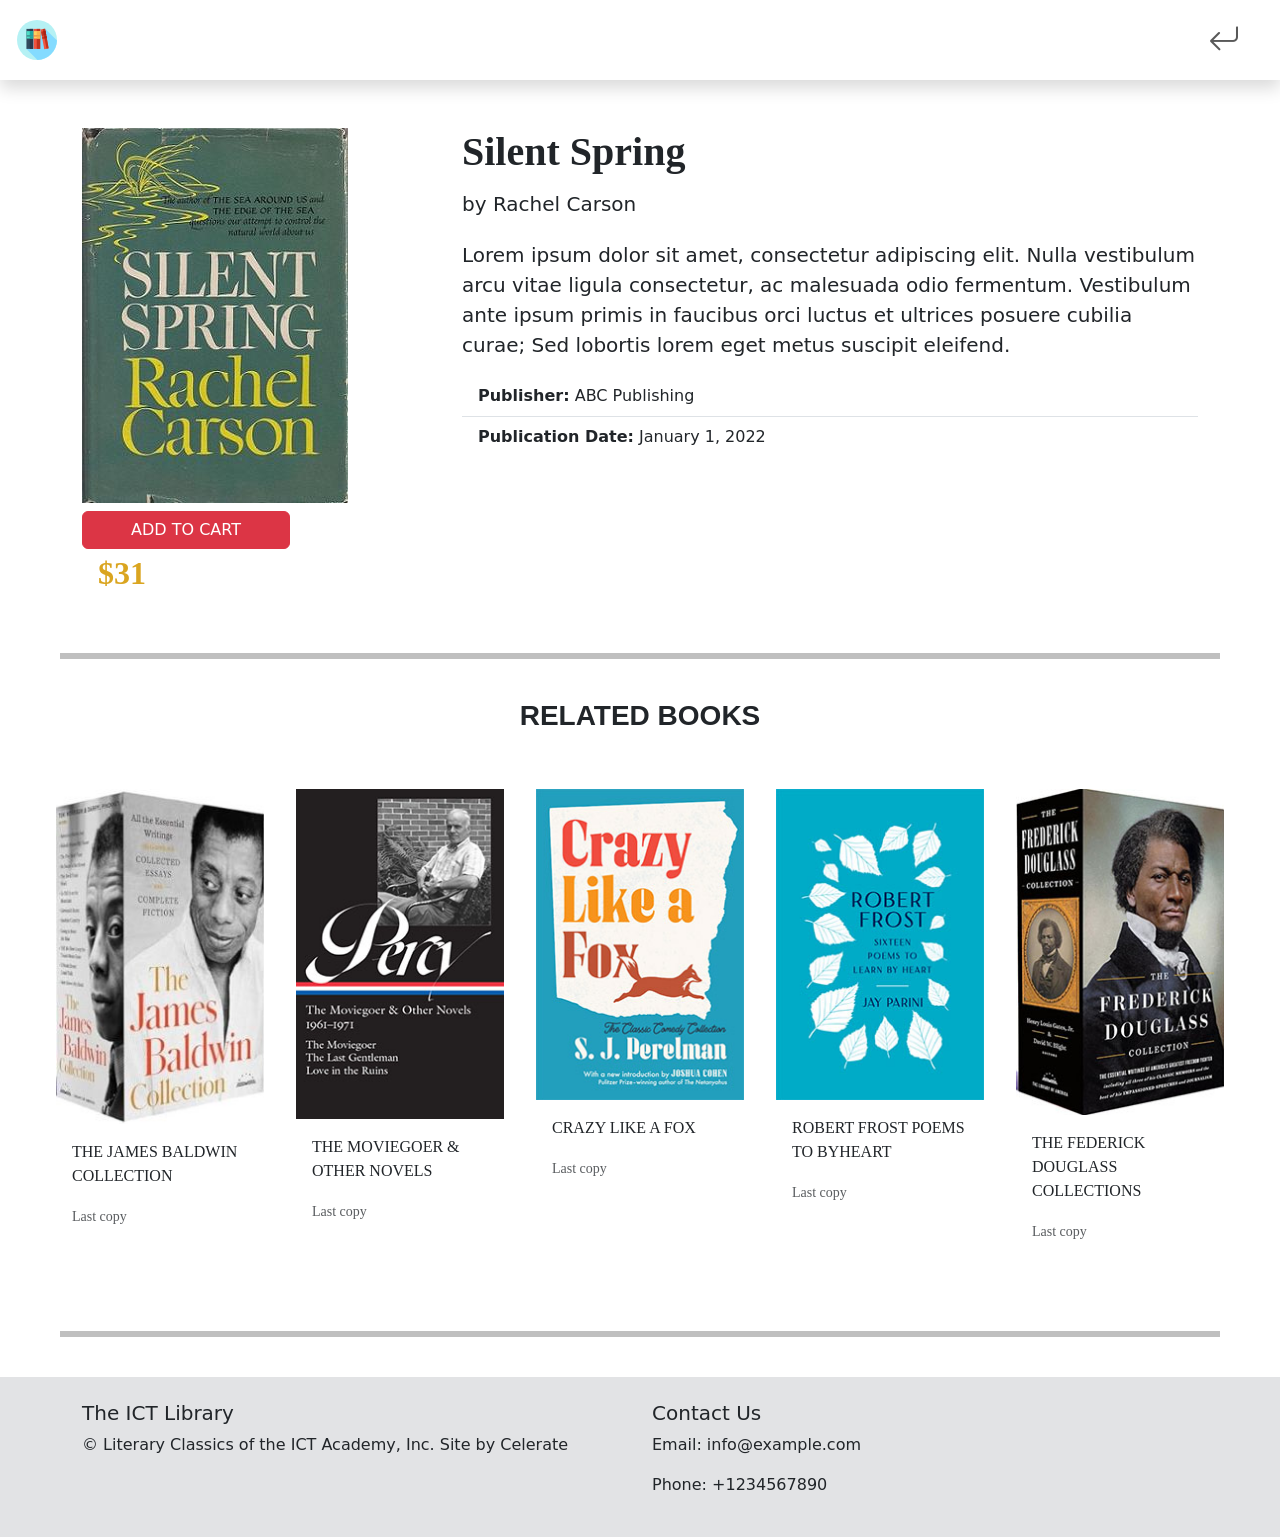
<file: books/book1.html>
<!DOCTYPE html>
<html lang="en">
<head>
    <meta charset="UTF-8">
    <meta name="viewport" content="width=device-width, initial-scale=1.0">
    <title>SilentSpring</title>
    <link
      href="https://cdn.jsdelivr.net/npm/bootstrap@5.3.3/dist/css/bootstrap.min.css"
      rel="stylesheet"
      integrity="sha384-QWTKZyjpPEjISv5WaRU9OFeRpok6YctnYmDr5pNlyT2bRjXh0JMhjY6hW+ALEwIH"
      crossorigin="anonymous"
    />
    <link href="https://cdn.jsdelivr.net/npm/bootstrap-icons@1.7.2/font/bootstrap-icons.css" rel="stylesheet">
    <script
      src="https://cdn.jsdelivr.net/npm/bootstrap@5.3.3/dist/js/bootstrap.bundle.min.js"
      integrity="sha384-YvpcrYf0tY3lHB60NNkmXc5s9fDVZLESaAA55NDzOxhy9GkcIdslK1eN7N6jIeHz"
      crossorigin="anonymous"
    ></script>
    <link rel="stylesheet" href="../style/style.css" />
</head>
<body>
    <nav class="navbar navbar-expand-lg navbar-light bg-white shadow">
        <div class="container-fluid">
          <a class="navbar-brand" href="../index.html"><img id="logo" src="../images/logo.svg" alt="logo"/></a>
          <button
            class="navbar-toggler"
            type="button"
            data-bs-toggle="collapse"
            data-bs-target="#navbarSupportedContent"
            aria-controls="navbarSupportedContent"
            aria-expanded="false"
            aria-label="Toggle navigation"
          >
            <span class="navbar-toggler-icon"></span>
          </button>
          <div class="collapse navbar-collapse" id="navbarSupportedContent">
            <ul class="navbar-nav ms-auto mb-2 mb-lg-0">
              <li class="nav-item">
                <a class="nav-link" href="../books.html"><i class="bi bi-arrow-return-left"></i></a>
              </li>
            </ul>
          </div>
        </div>
      </nav>
      <div class="container mt-5">
        <div class="row">
            <div class="col-md-4">
                <img src="../images/book-img/SilentSpring.jpg" alt="Silent Spring" class="img-fluid">
                <div class="price-book mt-2"><p><button class="btn btn-danger px-5">ADD TO CART</button><span class="price p-3">$31</span></p></div>
            </div>
            <div class="col-md-8">
                <h1 class="mb-3" style="font-family: 'Times New Roman', Times, serif; font-weight: bold;">Silent Spring</h1>
               
                <h5 class="mb-4">by Rachel Carson</h5>
                
                <p class="lead">Lorem ipsum dolor sit amet, consectetur adipiscing elit. Nulla vestibulum arcu vitae
                    ligula consectetur, ac malesuada odio fermentum. Vestibulum ante ipsum primis in faucibus orci luctus et
                    ultrices posuere cubilia curae; Sed lobortis lorem eget metus suscipit eleifend.</p>
                
                <ul class="list-group list-group-flush">
                    <li class="list-group-item"><strong>Publisher:</strong> ABC Publishing</li>
                    <li class="list-group-item"><strong>Publication Date:</strong> January 1, 2022</li>
                    
                </ul>
            </div>
        </div>
    </div>
    <div>
    <span>
    <hr class="line line-1">
    <h3 class="text-center" style="font-family:'Franklin Gothic Medium', 'Arial Narrow', Arial, sans-serif; font-weight: bold;">RELATED BOOKS</h3>
    <div class="card-group m-4 p-3">
        <div class="card m-3">
          <img src="../images/book-img/book6.jpg " class="card-img-top" alt="...">
          <div class="price-details "><p><span class="price">$28</span>  <i class="bi bi-cart-plus-fill text-secondary m-2"></i><i class="bi bi-info-circle text-secondary"></i></p></div>
          <div class="card-body">
            <p class="card-text">THE JAMES BALDWIN COLLECTION</p>
            <p class="card-text"><small class="text-body-secondary">Last copy</small></p>
          </div>
          </div>
          <div class="card m-3">
            <img src="../images/book-img/book7.jpg " class="card-img-top" alt="...">
            <div class="price-details "><p><span class="price">$30</span>  <i class="bi bi-cart-plus-fill text-secondary m-2"></i><i class="bi bi-info-circle text-secondary"></i></p></div>
            <div class="card-body">
              <p class="card-text">THE MOVIEGOER & OTHER NOVELS</p>
              <p class="card-text"><small class="text-body-secondary">Last copy</small></p>
            </div>
            </div>
            <div class="card m-3">
              <img src="../images/book-img/book8.jpg " class="card-img-top" alt="...">
              <div class="price-details "><p><span class="price">$25</span>  <i class="bi bi-cart-plus-fill text-secondary m-2"></i><i class="bi bi-info-circle text-secondary"></i></p></div>
              <div class="card-body">
                <p class="card-text">CRAZY LIKE A FOX </p>
                <p class="card-text"><small class="text-body-secondary">Last copy</small></p>
              </div>
              </div>
              <div class="card m-3">
                <img src="../images/book-img/book9.jpg " class="card-img-top" alt="...">
                <div class="price-details "><p><span class="price">$25</span>  <i class="bi bi-cart-plus-fill text-secondary m-2"></i><i class="bi bi-info-circle text-secondary"></i></p></div>
                <div class="card-body">
                  <p class="card-text">ROBERT FROST POEMS TO BYHEART </p>
                  <p class="card-text"><small class="text-body-secondary">Last copy</small></p>
                </div>
                </div>
                <div class="card m-3">
                  <img src="../images/book-img/book10.jpg " class="card-img-top" alt="...">
                  <div class="price-details "><p><span class="price">$25</span>  <i class="bi bi-cart-plus-fill text-secondary m-2"></i><i class="bi bi-info-circle text-secondary"></i></p></div>
                  <div class="card-body">
                    <p class="card-text">THE FEDERICK DOUGLASS COLLECTIONS </p>
                    <p class="card-text"><small class="text-body-secondary">Last copy</small></p>
                  </div>
                </div>
      </div>
    <hr class="line line-1">
    </div>
    <footer class="bg-secondary-subtle text-dark py-4">
        <div class="container">
            <div class="row">
                <div class="col-md-6">
                    <h5>The ICT Library</h5>
                    <p>
                      © Literary Classics of the ICT Academy, Inc.
                      Site by Celerate</p>
                </div>
                <div class="col-md-6">
                    <h5>Contact Us</h5>
                    <p>Email: info@example.com</p>
                    <p>Phone: +1234567890</p>
                </div>
            </div>
        </div>
      </footer>
</body>
</html>
</file>
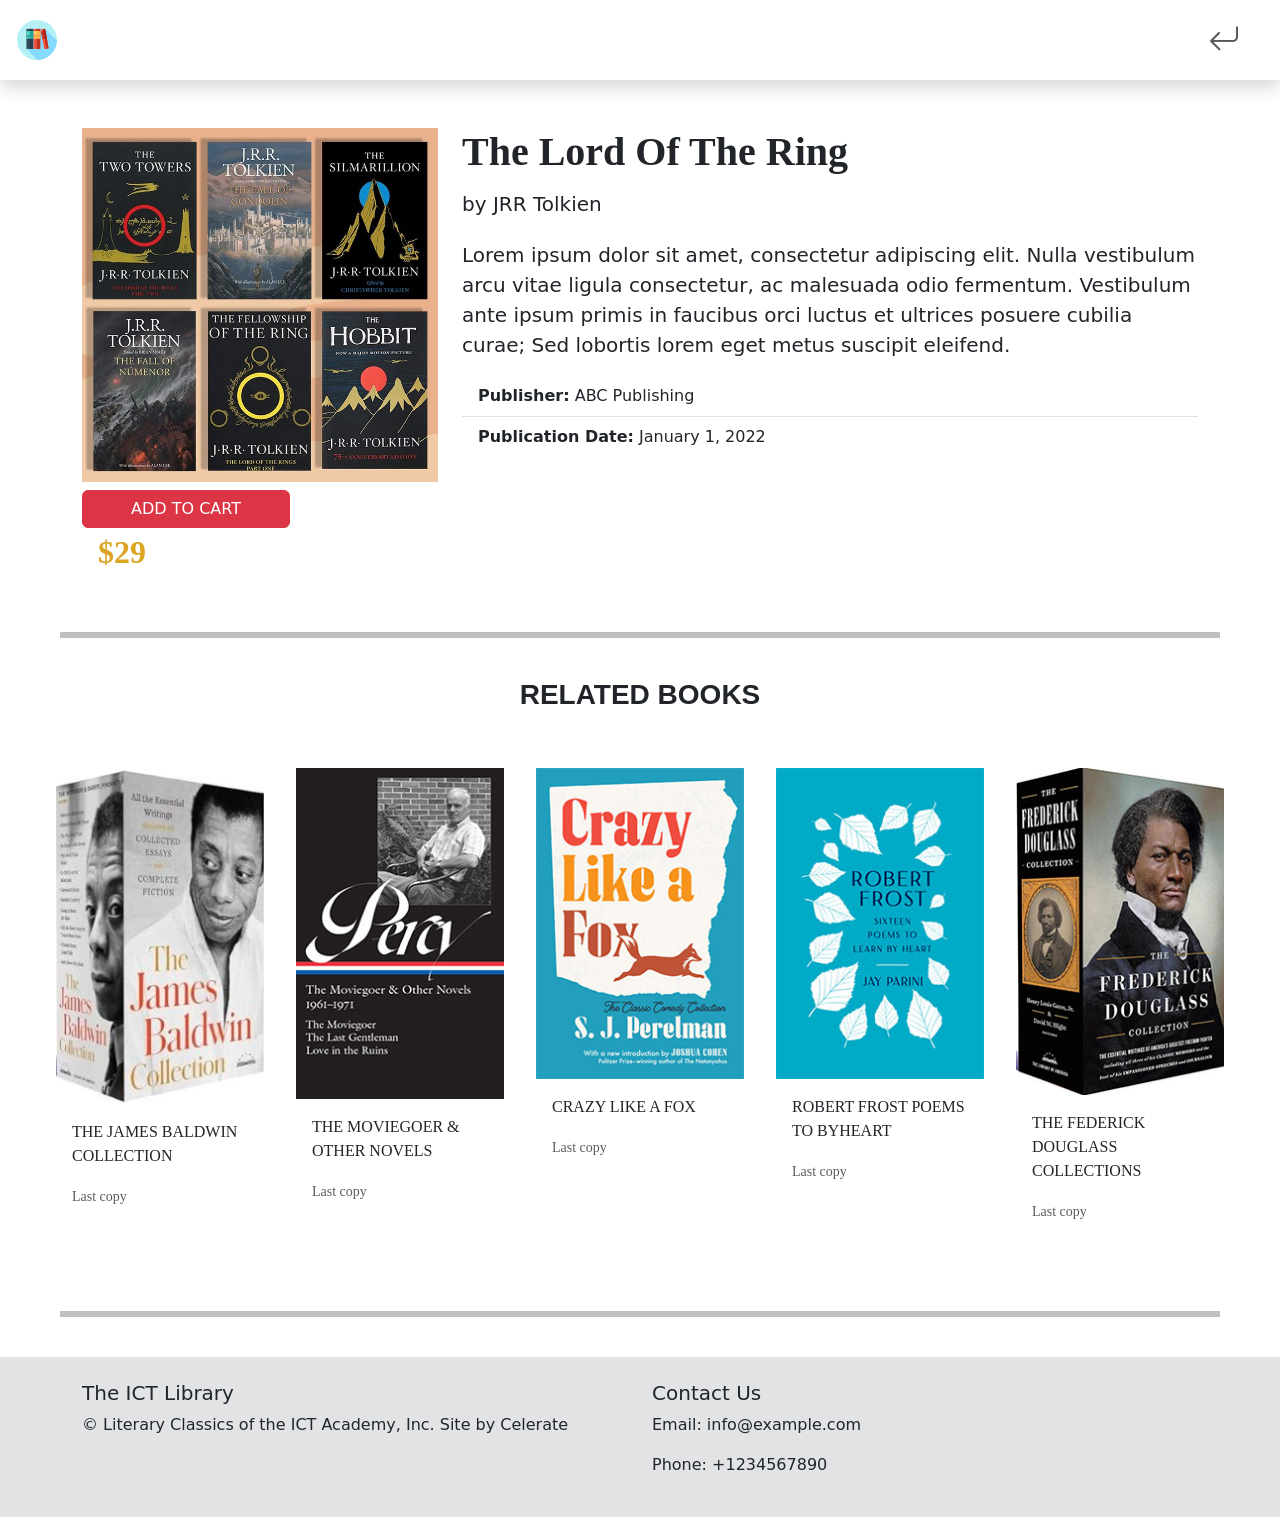
<file: books/book2.html>
<!DOCTYPE html>
<html lang="en">
<head>
    <meta charset="UTF-8">
    <meta name="viewport" content="width=device-width, initial-scale=1.0">
    <title>LordOfTheRing</title>
    <link
      href="https://cdn.jsdelivr.net/npm/bootstrap@5.3.3/dist/css/bootstrap.min.css"
      rel="stylesheet"
      integrity="sha384-QWTKZyjpPEjISv5WaRU9OFeRpok6YctnYmDr5pNlyT2bRjXh0JMhjY6hW+ALEwIH"
      crossorigin="anonymous"
    />
    <link href="https://cdn.jsdelivr.net/npm/bootstrap-icons@1.7.2/font/bootstrap-icons.css" rel="stylesheet">
    <script
      src="https://cdn.jsdelivr.net/npm/bootstrap@5.3.3/dist/js/bootstrap.bundle.min.js"
      integrity="sha384-YvpcrYf0tY3lHB60NNkmXc5s9fDVZLESaAA55NDzOxhy9GkcIdslK1eN7N6jIeHz"
      crossorigin="anonymous"
    ></script>
    <link rel="stylesheet" href="../style/style.css" />
</head>
<body>
    <nav class="navbar navbar-expand-lg navbar-light bg-white shadow">
        <div class="container-fluid">
          <a class="navbar-brand" href="../index.html"><img id="logo" src="../images/logo.svg" alt="logo"/></a>
          <button
            class="navbar-toggler"
            type="button"
            data-bs-toggle="collapse"
            data-bs-target="#navbarSupportedContent"
            aria-controls="navbarSupportedContent"
            aria-expanded="false"
            aria-label="Toggle navigation"
          >
            <span class="navbar-toggler-icon"></span>
          </button>
          <div class="collapse navbar-collapse" id="navbarSupportedContent">
            <ul class="navbar-nav ms-auto mb-2 mb-lg-0">
              <li class="nav-item">
                <a class="nav-link" href="../books.html"><i class="bi bi-arrow-return-left"></i></a>
              </li>
            </ul>
          </div>
        </div>
      </nav>
      <div class="container mt-5">
        <div class="row">
            <div class="col-md-4">
                <img src="../images/book-img/LordOfTheRing.jpg" alt="..." class="img-fluid">
                <div class="price-book mt-2"><p><button class="btn btn-danger px-5">ADD TO CART</button><span class="price p-3">$29</span></p></div>
            </div>
            <div class="col-md-8">
                <h1 class="mb-3" style="font-family: 'Times New Roman', Times, serif; font-weight: bold;">The Lord Of The Ring</h1>
               
                <h5 class="mb-4">by JRR Tolkien</h5>
                
                <p class="lead">Lorem ipsum dolor sit amet, consectetur adipiscing elit. Nulla vestibulum arcu vitae
                    ligula consectetur, ac malesuada odio fermentum. Vestibulum ante ipsum primis in faucibus orci luctus et
                    ultrices posuere cubilia curae; Sed lobortis lorem eget metus suscipit eleifend.</p>
                
                <ul class="list-group list-group-flush">
                    <li class="list-group-item"><strong>Publisher:</strong> ABC Publishing</li>
                    <li class="list-group-item"><strong>Publication Date:</strong> January 1, 2022</li>
                    
                </ul>
            </div>
        </div>
    </div>
    <div>
    <span>
    <hr class="line line-1">
    <h3 class="text-center" style="font-family:'Franklin Gothic Medium', 'Arial Narrow', Arial, sans-serif; font-weight: bold;">RELATED BOOKS</h3>
    <div class="card-group m-4 p-3">
        <div class="card m-3">
          <img src="../images/book-img/book6.jpg " class="card-img-top" alt="...">
          <div class="price-details "><p><span class="price">$28</span>  <i class="bi bi-cart-plus-fill text-secondary m-2"></i><i class="bi bi-info-circle text-secondary"></i></p></div>
          <div class="card-body">
            <p class="card-text">THE JAMES BALDWIN COLLECTION</p>
            <p class="card-text"><small class="text-body-secondary">Last copy</small></p>
          </div>
          </div>
          <div class="card m-3">
            <img src="../images/book-img/book7.jpg " class="card-img-top" alt="...">
            <div class="price-details "><p><span class="price">$30</span>  <i class="bi bi-cart-plus-fill text-secondary m-2"></i><i class="bi bi-info-circle text-secondary"></i></p></div>
            <div class="card-body">
              <p class="card-text">THE MOVIEGOER & OTHER NOVELS</p>
              <p class="card-text"><small class="text-body-secondary">Last copy</small></p>
            </div>
            </div>
            <div class="card m-3">
              <img src="../images/book-img/book8.jpg " class="card-img-top" alt="...">
              <div class="price-details "><p><span class="price">$25</span>  <i class="bi bi-cart-plus-fill text-secondary m-2"></i><i class="bi bi-info-circle text-secondary"></i></p></div>
              <div class="card-body">
                <p class="card-text">CRAZY LIKE A FOX </p>
                <p class="card-text"><small class="text-body-secondary">Last copy</small></p>
              </div>
              </div>
              <div class="card m-3">
                <img src="../images/book-img/book9.jpg " class="card-img-top" alt="...">
                <div class="price-details "><p><span class="price">$25</span>  <i class="bi bi-cart-plus-fill text-secondary m-2"></i><i class="bi bi-info-circle text-secondary"></i></p></div>
                <div class="card-body">
                  <p class="card-text">ROBERT FROST POEMS TO BYHEART </p>
                  <p class="card-text"><small class="text-body-secondary">Last copy</small></p>
                </div>
                </div>
                <div class="card m-3">
                  <img src="../images/book-img/book10.jpg " class="card-img-top" alt="...">
                  <div class="price-details "><p><span class="price">$25</span>  <i class="bi bi-cart-plus-fill text-secondary m-2"></i><i class="bi bi-info-circle text-secondary"></i></p></div>
                  <div class="card-body">
                    <p class="card-text">THE FEDERICK DOUGLASS COLLECTIONS </p>
                    <p class="card-text"><small class="text-body-secondary">Last copy</small></p>
                  </div>
                </div>
      </div>
    <hr class="line line-1">
    </div>
    <footer class="bg-secondary-subtle text-dark py-4">
        <div class="container">
            <div class="row">
                <div class="col-md-6">
                    <h5>The ICT Library</h5>
                    <p>
                      © Literary Classics of the ICT Academy, Inc.
                      Site by Celerate</p>
                </div>
                <div class="col-md-6">
                    <h5>Contact Us</h5>
                    <p>Email: info@example.com</p>
                    <p>Phone: +1234567890</p>
                </div>
            </div>
        </div>
      </footer>
</body>
</html>
</file>
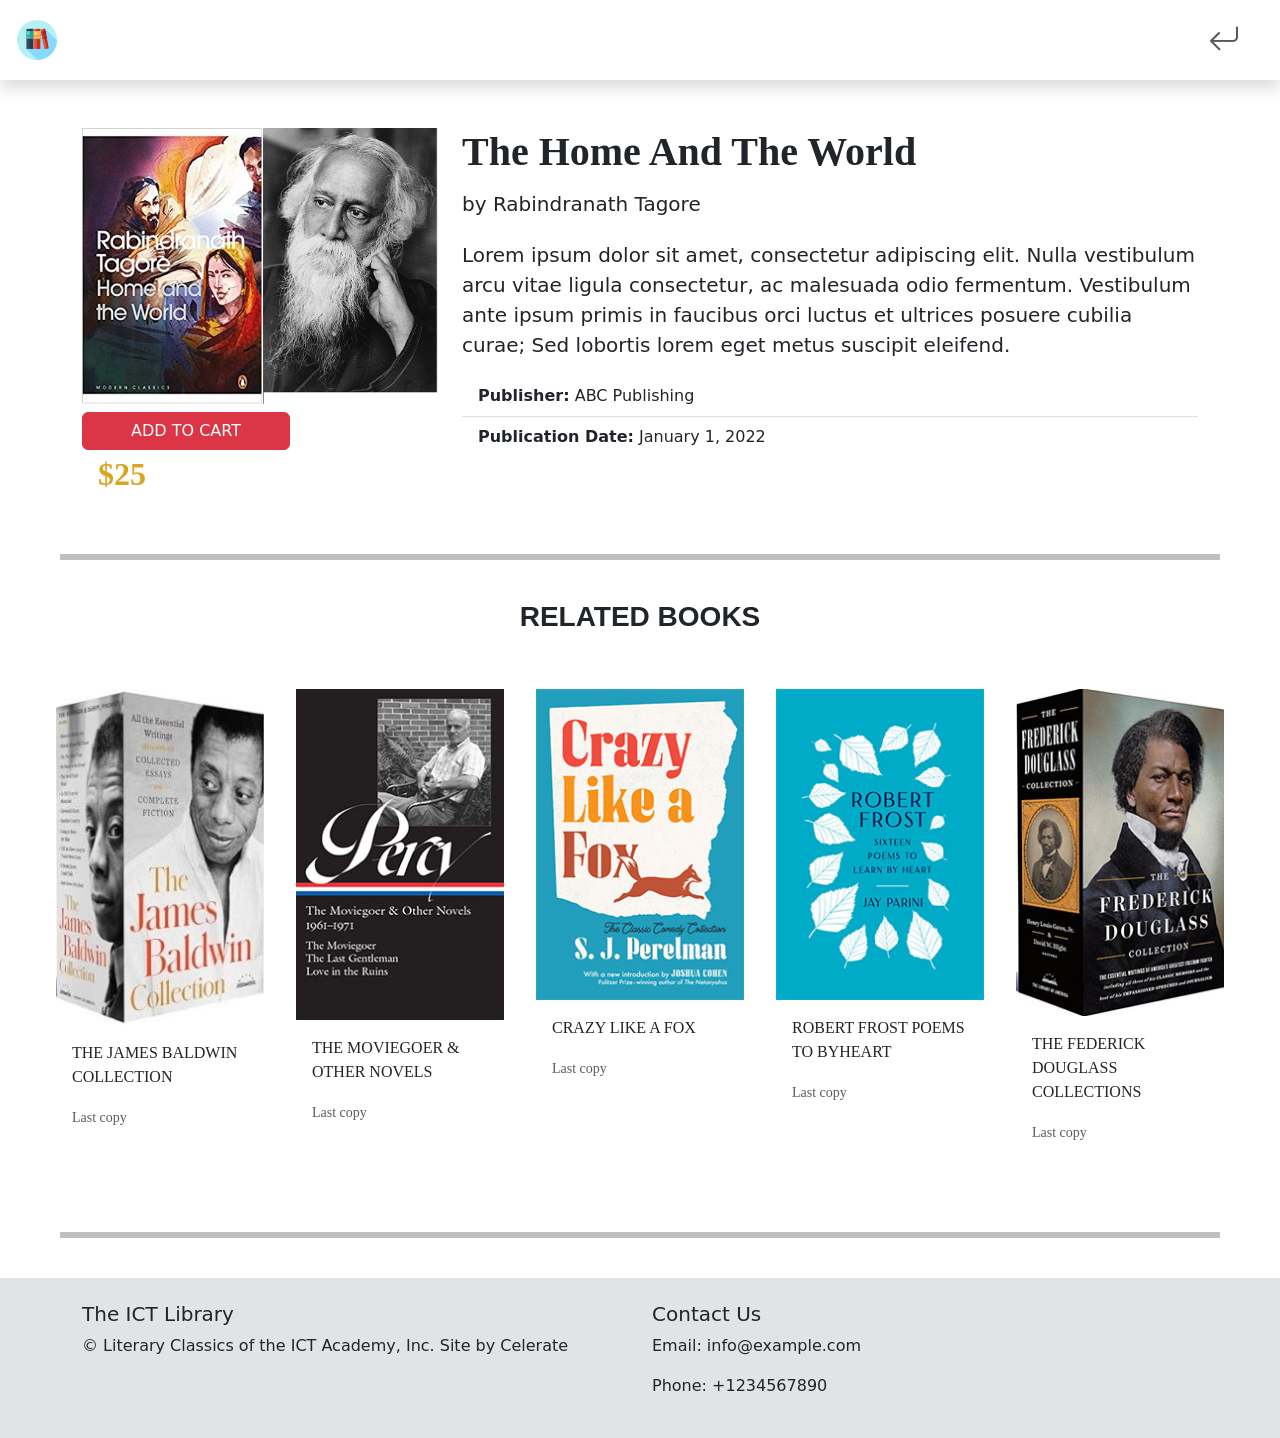
<file: books/book3.html>
<!DOCTYPE html>
<html lang="en">
<head>
    <meta charset="UTF-8">
    <meta name="viewport" content="width=device-width, initial-scale=1.0">
    <title>TheHome&TheWorld</title>
    <link
      href="https://cdn.jsdelivr.net/npm/bootstrap@5.3.3/dist/css/bootstrap.min.css"
      rel="stylesheet"
      integrity="sha384-QWTKZyjpPEjISv5WaRU9OFeRpok6YctnYmDr5pNlyT2bRjXh0JMhjY6hW+ALEwIH"
      crossorigin="anonymous"
    />
    <link href="https://cdn.jsdelivr.net/npm/bootstrap-icons@1.7.2/font/bootstrap-icons.css" rel="stylesheet">
    <script
      src="https://cdn.jsdelivr.net/npm/bootstrap@5.3.3/dist/js/bootstrap.bundle.min.js"
      integrity="sha384-YvpcrYf0tY3lHB60NNkmXc5s9fDVZLESaAA55NDzOxhy9GkcIdslK1eN7N6jIeHz"
      crossorigin="anonymous"
    ></script>
    <link rel="stylesheet" href="../style/style.css" />
</head>
<body>
    <nav class="navbar navbar-expand-lg navbar-light bg-white shadow">
        <div class="container-fluid">
          <a class="navbar-brand" href="../index.html"><img id="logo" src="../images/logo.svg" alt="logo"/></a>
          <button
            class="navbar-toggler"
            type="button"
            data-bs-toggle="collapse"
            data-bs-target="#navbarSupportedContent"
            aria-controls="navbarSupportedContent"
            aria-expanded="false"
            aria-label="Toggle navigation"
          >
            <span class="navbar-toggler-icon"></span>
          </button>
          <div class="collapse navbar-collapse" id="navbarSupportedContent">
            <ul class="navbar-nav ms-auto mb-2 mb-lg-0">
              <li class="nav-item">
                <a class="nav-link" href="../books.html"><i class="bi bi-arrow-return-left"></i></a>
              </li>
            </ul>
          </div>
        </div>
      </nav>
      <div class="container mt-5">
        <div class="row">
            <div class="col-md-4">
                <img src="../images/book-img/HomeAndWorld.jpg" alt="..." class="img-fluid">
                <div class="price-book mt-2"><p><button class="btn btn-danger px-5">ADD TO CART</button><span class="price p-3">$25</span></p></div>
            </div>
            <div class="col-md-8">
                <h1 class="mb-3" style="font-family: 'Times New Roman', Times, serif; font-weight: bold;">The Home And The World</h1>
               
                <h5 class="mb-4">by Rabindranath Tagore</h5>
                
                <p class="lead">Lorem ipsum dolor sit amet, consectetur adipiscing elit. Nulla vestibulum arcu vitae
                    ligula consectetur, ac malesuada odio fermentum. Vestibulum ante ipsum primis in faucibus orci luctus et
                    ultrices posuere cubilia curae; Sed lobortis lorem eget metus suscipit eleifend.</p>
                
                <ul class="list-group list-group-flush">
                    <li class="list-group-item"><strong>Publisher:</strong> ABC Publishing</li>
                    <li class="list-group-item"><strong>Publication Date:</strong> January 1, 2022</li>
                    
                </ul>
            </div>
        </div>
    </div>
    <div>
    <span>
    <hr class="line line-1">
    <h3 class="text-center" style="font-family:'Franklin Gothic Medium', 'Arial Narrow', Arial, sans-serif; font-weight: bold;">RELATED BOOKS</h3>
    <div class="card-group m-4 p-3">
        <div class="card m-3">
          <img src="../images/book-img/book6.jpg " class="card-img-top" alt="...">
          <div class="price-details "><p><span class="price">$28</span>  <i class="bi bi-cart-plus-fill text-secondary m-2"></i><i class="bi bi-info-circle text-secondary"></i></p></div>
          <div class="card-body">
            <p class="card-text">THE JAMES BALDWIN COLLECTION</p>
            <p class="card-text"><small class="text-body-secondary">Last copy</small></p>
          </div>
          </div>
          <div class="card m-3">
            <img src="../images/book-img/book7.jpg " class="card-img-top" alt="...">
            <div class="price-details "><p><span class="price">$30</span>  <i class="bi bi-cart-plus-fill text-secondary m-2"></i><i class="bi bi-info-circle text-secondary"></i></p></div>
            <div class="card-body">
              <p class="card-text">THE MOVIEGOER & OTHER NOVELS</p>
              <p class="card-text"><small class="text-body-secondary">Last copy</small></p>
            </div>
            </div>
            <div class="card m-3">
              <img src="../images/book-img/book8.jpg " class="card-img-top" alt="...">
              <div class="price-details "><p><span class="price">$25</span>  <i class="bi bi-cart-plus-fill text-secondary m-2"></i><i class="bi bi-info-circle text-secondary"></i></p></div>
              <div class="card-body">
                <p class="card-text">CRAZY LIKE A FOX </p>
                <p class="card-text"><small class="text-body-secondary">Last copy</small></p>
              </div>
              </div>
              <div class="card m-3">
                <img src="../images/book-img/book9.jpg " class="card-img-top" alt="...">
                <div class="price-details "><p><span class="price">$25</span>  <i class="bi bi-cart-plus-fill text-secondary m-2"></i><i class="bi bi-info-circle text-secondary"></i></p></div>
                <div class="card-body">
                  <p class="card-text">ROBERT FROST POEMS TO BYHEART </p>
                  <p class="card-text"><small class="text-body-secondary">Last copy</small></p>
                </div>
                </div>
                <div class="card m-3">
                  <img src="../images/book-img/book10.jpg " class="card-img-top" alt="...">
                  <div class="price-details "><p><span class="price">$25</span>  <i class="bi bi-cart-plus-fill text-secondary m-2"></i><i class="bi bi-info-circle text-secondary"></i></p></div>
                  <div class="card-body">
                    <p class="card-text">THE FEDERICK DOUGLASS COLLECTIONS </p>
                    <p class="card-text"><small class="text-body-secondary">Last copy</small></p>
                  </div>
                </div>
      </div>
    <hr class="line line-1">
    </div>
    <footer class="bg-secondary-subtle text-dark py-4">
        <div class="container">
            <div class="row">
                <div class="col-md-6">
                    <h5>The ICT Library</h5>
                    <p>
                      © Literary Classics of the ICT Academy, Inc.
                      Site by Celerate</p>
                </div>
                <div class="col-md-6">
                    <h5>Contact Us</h5>
                    <p>Email: info@example.com</p>
                    <p>Phone: +1234567890</p>
                </div>
            </div>
        </div>
      </footer>
</body>
</html>
</file>
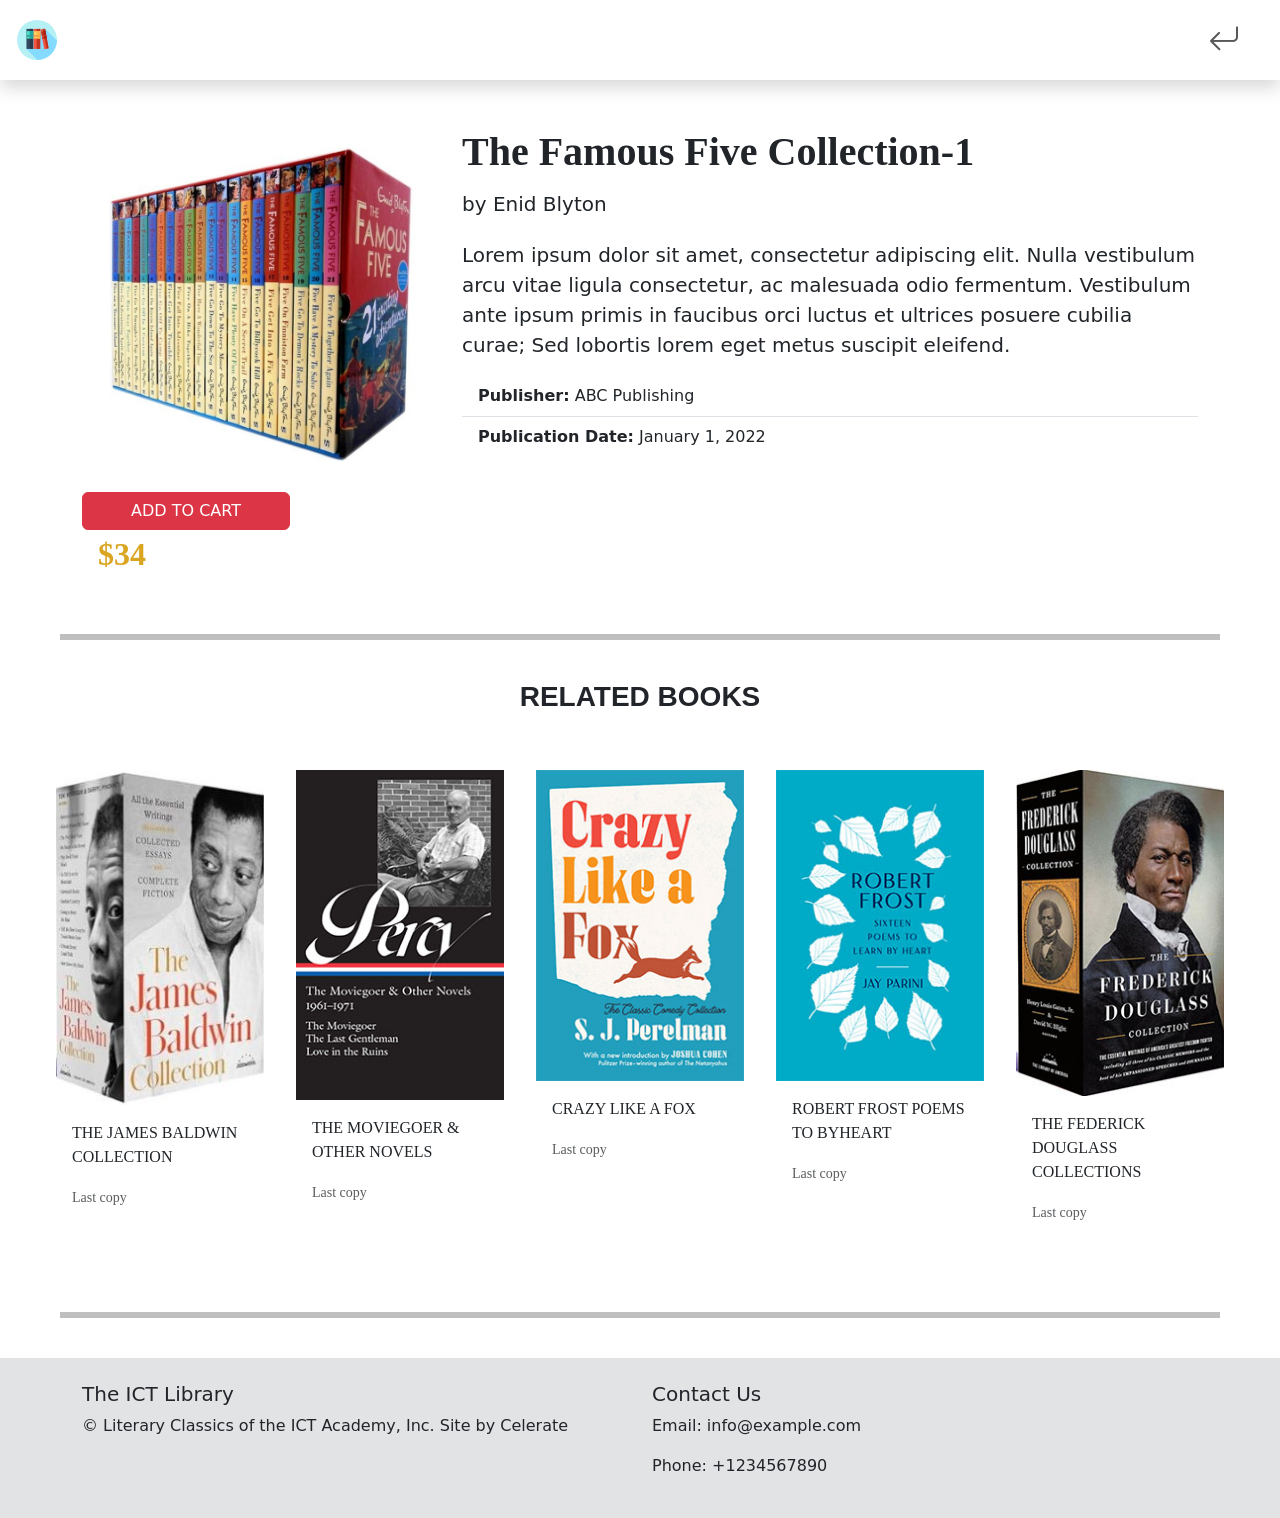
<file: books/book4.html>
<!DOCTYPE html>
<html lang="en">
<head>
    <meta charset="UTF-8">
    <meta name="viewport" content="width=device-width, initial-scale=1.0">
    <title>FamousFive</title>
    <link
      href="https://cdn.jsdelivr.net/npm/bootstrap@5.3.3/dist/css/bootstrap.min.css"
      rel="stylesheet"
      integrity="sha384-QWTKZyjpPEjISv5WaRU9OFeRpok6YctnYmDr5pNlyT2bRjXh0JMhjY6hW+ALEwIH"
      crossorigin="anonymous"
    />
    <link href="https://cdn.jsdelivr.net/npm/bootstrap-icons@1.7.2/font/bootstrap-icons.css" rel="stylesheet">
    <script
      src="https://cdn.jsdelivr.net/npm/bootstrap@5.3.3/dist/js/bootstrap.bundle.min.js"
      integrity="sha384-YvpcrYf0tY3lHB60NNkmXc5s9fDVZLESaAA55NDzOxhy9GkcIdslK1eN7N6jIeHz"
      crossorigin="anonymous"
    ></script>
    <link rel="stylesheet" href="../style/style.css" />
</head>
<body>
    <nav class="navbar navbar-expand-lg navbar-light bg-white shadow">
        <div class="container-fluid">
          <a class="navbar-brand" href="../index.html"><img id="logo" src="../images/logo.svg" alt="logo"/></a>
          <button
            class="navbar-toggler"
            type="button"
            data-bs-toggle="collapse"
            data-bs-target="#navbarSupportedContent"
            aria-controls="navbarSupportedContent"
            aria-expanded="false"
            aria-label="Toggle navigation"
          >
            <span class="navbar-toggler-icon"></span>
          </button>
          <div class="collapse navbar-collapse" id="navbarSupportedContent">
            <ul class="navbar-nav ms-auto mb-2 mb-lg-0">
              <li class="nav-item">
                <a class="nav-link" href="../books.html"><i class="bi bi-arrow-return-left"></i></a>
              </li>
            </ul>
          </div>
        </div>
      </nav>
      <div class="container mt-5">
        <div class="row">
            <div class="col-md-4">
                <img src="../images/book-img/FamousFive.jpg" alt=".." class="img-fluid">
                <div class="price-book mt-2"><p><button class="btn btn-danger px-5">ADD TO CART</button><span class="price p-3">$34</span></p></div>
            </div>
            <div class="col-md-8">
                <h1 class="mb-3" style="font-family: 'Times New Roman', Times, serif; font-weight: bold;">The Famous Five Collection-1</h1>
               
                <h5 class="mb-4">by Enid Blyton</h5>
                
                <p class="lead">Lorem ipsum dolor sit amet, consectetur adipiscing elit. Nulla vestibulum arcu vitae
                    ligula consectetur, ac malesuada odio fermentum. Vestibulum ante ipsum primis in faucibus orci luctus et
                    ultrices posuere cubilia curae; Sed lobortis lorem eget metus suscipit eleifend.</p>
                
                <ul class="list-group list-group-flush">
                    <li class="list-group-item"><strong>Publisher:</strong> ABC Publishing</li>
                    <li class="list-group-item"><strong>Publication Date:</strong> January 1, 2022</li>
                    
                </ul>
            </div>
        </div>
    </div>
    <div>
    <span>
    <hr class="line line-1">
    <h3 class="text-center" style="font-family:'Franklin Gothic Medium', 'Arial Narrow', Arial, sans-serif; font-weight: bold;">RELATED BOOKS</h3>
    <div class="card-group m-4 p-3">
        <div class="card m-3">
          <img src="../images/book-img/book6.jpg " class="card-img-top" alt="...">
          <div class="price-details "><p><span class="price">$28</span>  <i class="bi bi-cart-plus-fill text-secondary m-2"></i><i class="bi bi-info-circle text-secondary"></i></p></div>
          <div class="card-body">
            <p class="card-text">THE JAMES BALDWIN COLLECTION</p>
            <p class="card-text"><small class="text-body-secondary">Last copy</small></p>
          </div>
          </div>
          <div class="card m-3">
            <img src="../images/book-img/book7.jpg " class="card-img-top" alt="...">
            <div class="price-details "><p><span class="price">$30</span>  <i class="bi bi-cart-plus-fill text-secondary m-2"></i><i class="bi bi-info-circle text-secondary"></i></p></div>
            <div class="card-body">
              <p class="card-text">THE MOVIEGOER & OTHER NOVELS</p>
              <p class="card-text"><small class="text-body-secondary">Last copy</small></p>
            </div>
            </div>
            <div class="card m-3">
              <img src="../images/book-img/book8.jpg " class="card-img-top" alt="...">
              <div class="price-details "><p><span class="price">$25</span>  <i class="bi bi-cart-plus-fill text-secondary m-2"></i><i class="bi bi-info-circle text-secondary"></i></p></div>
              <div class="card-body">
                <p class="card-text">CRAZY LIKE A FOX </p>
                <p class="card-text"><small class="text-body-secondary">Last copy</small></p>
              </div>
              </div>
              <div class="card m-3">
                <img src="../images/book-img/book9.jpg " class="card-img-top" alt="...">
                <div class="price-details "><p><span class="price">$25</span>  <i class="bi bi-cart-plus-fill text-secondary m-2"></i><i class="bi bi-info-circle text-secondary"></i></p></div>
                <div class="card-body">
                  <p class="card-text">ROBERT FROST POEMS TO BYHEART </p>
                  <p class="card-text"><small class="text-body-secondary">Last copy</small></p>
                </div>
                </div>
                <div class="card m-3">
                  <img src="../images/book-img/book10.jpg " class="card-img-top" alt="...">
                  <div class="price-details "><p><span class="price">$25</span>  <i class="bi bi-cart-plus-fill text-secondary m-2"></i><i class="bi bi-info-circle text-secondary"></i></p></div>
                  <div class="card-body">
                    <p class="card-text">THE FEDERICK DOUGLASS COLLECTIONS </p>
                    <p class="card-text"><small class="text-body-secondary">Last copy</small></p>
                  </div>
                </div>
      </div>
    <hr class="line line-1">
    </div>
    <footer class="bg-secondary-subtle text-dark py-4">
        <div class="container">
            <div class="row">
                <div class="col-md-6">
                    <h5>The ICT Library</h5>
                    <p>
                      © Literary Classics of the ICT Academy, Inc.
                      Site by Celerate</p>
                </div>
                <div class="col-md-6">
                    <h5>Contact Us</h5>
                    <p>Email: info@example.com</p>
                    <p>Phone: +1234567890</p>
                </div>
            </div>
        </div>
      </footer>
</body>
</html>
</file>
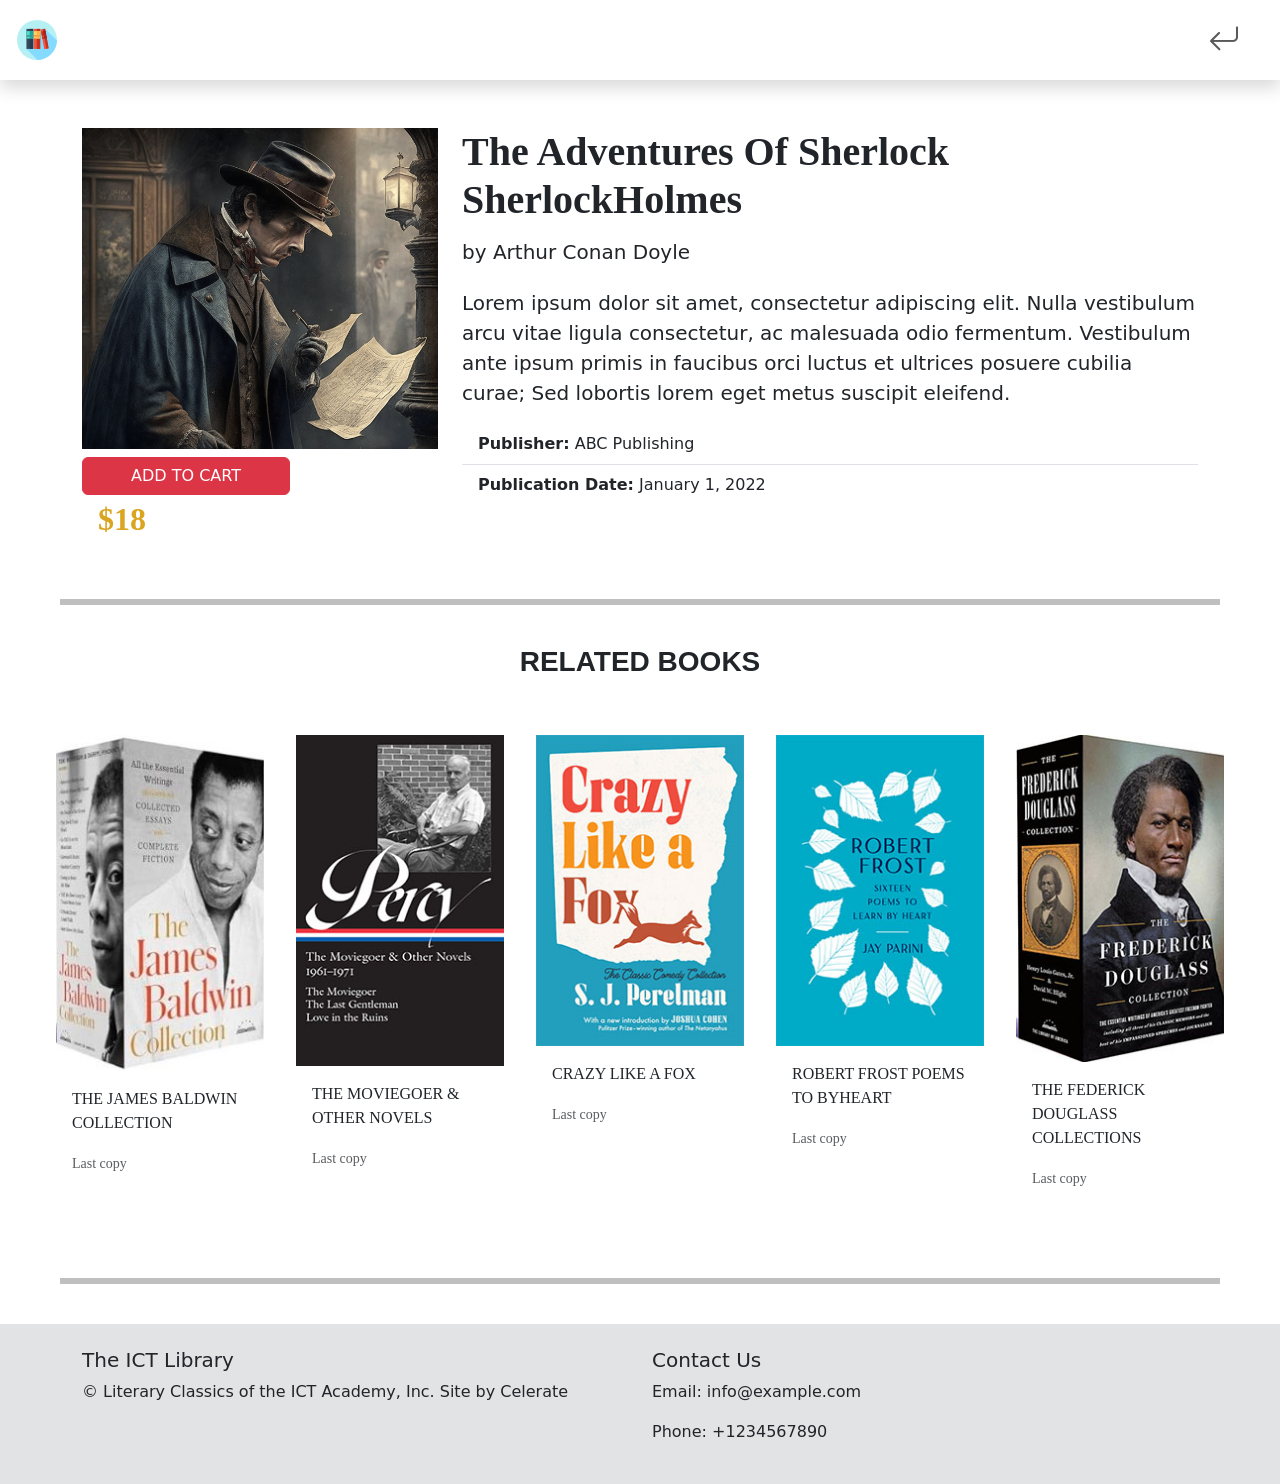
<file: books/book5.html>
<!DOCTYPE html>
<html lang="en">
<head>
    <meta charset="UTF-8">
    <meta name="viewport" content="width=device-width, initial-scale=1.0">
    <title>SherlockHolmes</title>
    <link
      href="https://cdn.jsdelivr.net/npm/bootstrap@5.3.3/dist/css/bootstrap.min.css"
      rel="stylesheet"
      integrity="sha384-QWTKZyjpPEjISv5WaRU9OFeRpok6YctnYmDr5pNlyT2bRjXh0JMhjY6hW+ALEwIH"
      crossorigin="anonymous"
    />
    <link href="https://cdn.jsdelivr.net/npm/bootstrap-icons@1.7.2/font/bootstrap-icons.css" rel="stylesheet">
    <script
      src="https://cdn.jsdelivr.net/npm/bootstrap@5.3.3/dist/js/bootstrap.bundle.min.js"
      integrity="sha384-YvpcrYf0tY3lHB60NNkmXc5s9fDVZLESaAA55NDzOxhy9GkcIdslK1eN7N6jIeHz"
      crossorigin="anonymous"
    ></script>
    <link rel="stylesheet" href="../style/style.css" />
</head>
<body>
    <nav class="navbar navbar-expand-lg navbar-light bg-white shadow">
        <div class="container-fluid">
          <a class="navbar-brand" href="../index.html"><img id="logo" src="../images/logo.svg" alt="logo"/></a>
          <button
            class="navbar-toggler"
            type="button"
            data-bs-toggle="collapse"
            data-bs-target="#navbarSupportedContent"
            aria-controls="navbarSupportedContent"
            aria-expanded="false"
            aria-label="Toggle navigation"
          >
            <span class="navbar-toggler-icon"></span>
          </button>
          <div class="collapse navbar-collapse" id="navbarSupportedContent">
            <ul class="navbar-nav ms-auto mb-2 mb-lg-0">
              <li class="nav-item">
                <a class="nav-link" href="../books.html"><i class="bi bi-arrow-return-left"></i></a>
              </li>
            </ul>
          </div>
        </div>
      </nav>
      <div class="container mt-5">
        <div class="row">
            <div class="col-md-4">
                <img src="../images/book-img/Sherlock.png" alt="Silent Spring" class="img-fluid">
                <div class="price-book mt-2"><p><button class="btn btn-danger px-5">ADD TO CART</button><span class="price p-3">$18</span></p></div>
            </div>
            <div class="col-md-8">
                <h1 class="mb-3" style="font-family: 'Times New Roman', Times, serif; font-weight: bold;">The Adventures Of Sherlock SherlockHolmes</h1>
               
                <h5 class="mb-4">by Arthur Conan Doyle</h5>
                
                <p class="lead">Lorem ipsum dolor sit amet, consectetur adipiscing elit. Nulla vestibulum arcu vitae
                    ligula consectetur, ac malesuada odio fermentum. Vestibulum ante ipsum primis in faucibus orci luctus et
                    ultrices posuere cubilia curae; Sed lobortis lorem eget metus suscipit eleifend.</p>
                
                <ul class="list-group list-group-flush">
                    <li class="list-group-item"><strong>Publisher:</strong> ABC Publishing</li>
                    <li class="list-group-item"><strong>Publication Date:</strong> January 1, 2022</li>
                    
                </ul>
            </div>
        </div>
    </div>
    <div>
    <span>
    <hr class="line line-1">
    <h3 class="text-center" style="font-family:'Franklin Gothic Medium', 'Arial Narrow', Arial, sans-serif; font-weight: bold;">RELATED BOOKS</h3>
    <div class="card-group m-4 p-3">
        <div class="card m-3">
          <img src="../images/book-img/book6.jpg " class="card-img-top" alt="...">
          <div class="price-details "><p><span class="price">$28</span>  <i class="bi bi-cart-plus-fill text-secondary m-2"></i><i class="bi bi-info-circle text-secondary"></i></p></div>
          <div class="card-body">
            <p class="card-text">THE JAMES BALDWIN COLLECTION</p>
            <p class="card-text"><small class="text-body-secondary">Last copy</small></p>
          </div>
          </div>
          <div class="card m-3">
            <img src="../images/book-img/book7.jpg " class="card-img-top" alt="...">
            <div class="price-details "><p><span class="price">$30</span>  <i class="bi bi-cart-plus-fill text-secondary m-2"></i><i class="bi bi-info-circle text-secondary"></i></p></div>
            <div class="card-body">
              <p class="card-text">THE MOVIEGOER & OTHER NOVELS</p>
              <p class="card-text"><small class="text-body-secondary">Last copy</small></p>
            </div>
            </div>
            <div class="card m-3">
              <img src="../images/book-img/book8.jpg " class="card-img-top" alt="...">
              <div class="price-details "><p><span class="price">$25</span>  <i class="bi bi-cart-plus-fill text-secondary m-2"></i><i class="bi bi-info-circle text-secondary"></i></p></div>
              <div class="card-body">
                <p class="card-text">CRAZY LIKE A FOX </p>
                <p class="card-text"><small class="text-body-secondary">Last copy</small></p>
              </div>
              </div>
              <div class="card m-3">
                <img src="../images/book-img/book9.jpg " class="card-img-top" alt="...">
                <div class="price-details "><p><span class="price">$25</span>  <i class="bi bi-cart-plus-fill text-secondary m-2"></i><i class="bi bi-info-circle text-secondary"></i></p></div>
                <div class="card-body">
                  <p class="card-text">ROBERT FROST POEMS TO BYHEART </p>
                  <p class="card-text"><small class="text-body-secondary">Last copy</small></p>
                </div>
                </div>
                <div class="card m-3">
                  <img src="../images/book-img/book10.jpg " class="card-img-top" alt="...">
                  <div class="price-details "><p><span class="price">$25</span>  <i class="bi bi-cart-plus-fill text-secondary m-2"></i><i class="bi bi-info-circle text-secondary"></i></p></div>
                  <div class="card-body">
                    <p class="card-text">THE FEDERICK DOUGLASS COLLECTIONS </p>
                    <p class="card-text"><small class="text-body-secondary">Last copy</small></p>
                  </div>
                </div>
      </div>
    <hr class="line line-1">
    </div>
    <footer class="bg-secondary-subtle text-dark py-4">
        <div class="container">
            <div class="row">
                <div class="col-md-6">
                    <h5>The ICT Library</h5>
                    <p>
                      © Literary Classics of the ICT Academy, Inc.
                      Site by Celerate</p>
                </div>
                <div class="col-md-6">
                    <h5>Contact Us</h5>
                    <p>Email: info@example.com</p>
                    <p>Phone: +1234567890</p>
                </div>
            </div>
        </div>
      </footer>
</body>
</html>
</file>
<file: style/style.css>
#logo{
    height: 40px;
    margin-left: 5px;
}
#logo-1{
    height: 100px;
    display: block;
    margin: auto;   
}
.logo-hd{
    font-family:Impact, Haettenschweiler, 'Arial Narrow Bold', sans-serif;
    font-weight: lighter;
    color: rgb(198, 198, 198);
}
#lgnm{
    width: 200px;
    display: block;
    margin: auto;
    padding: 5px;
    background-color:rgb(249, 232, 235);
}
#navbarSupportedContent{
    margin-right: 20px;
}
.carousel-item{
    height: 300px;
}
.overlay{
    border: 1px solid white;
    background-color: white;
    font-family:'Times New Roman', Times, serif;
    color: rgb(116, 116, 116);
    opacity: 0.8;
    transition: opacity 0.5s ease;
    border-radius: 5px;    
}
.overlay:hover {
    opacity: 1;
}
.form-container {
    max-width: 350px;
    margin: auto;
}

.signup-body{
    background-image: url(../images/bg-signup.jpg);
    background-size: cover;
}
.form-container-s {
    max-width: 600px;
    margin: auto;
    margin-top: 50px;
    margin-bottom: 100px;
}
.error-message {
    color: red;
}
@keyframes appear {
    from {
        opacity: 0;
        transform: translateY(-20px);
    }
    to {
        opacity: 1;
        transform: translateY(0);
    }
}
.animated-heading{
    font-weight: bold;
    color: gray;
}
.card-text{
    font-family: 'Times New Roman', Times, serif;
}
.hover-text{
    font-family: 'Times New Roman', Times, serif;
    color: white;
}
.hover-text:hover{
    color: orangered;
}
.writer-name{
    font-family: 'Times New Roman', Times, serif;
    font-weight: bold;
}
.link-writer{
    text-decoration: none;
    color: palevioletred;
}
.wr-head{
    color: palevioletred;
}
/* .arundhati{
    height: 190px;
   overflow: hidden;
} */
.line{
    border: 3px solid rgb(211, 211, 55);
    margin-left: 60px;
    margin-right: 60px;
    margin-top: 40px;
    margin-bottom: 40px;
}
.topic{
    background-color: beige;
}
.topic-heading{
    font-family: 'Times New Roman', Times, serif;
    font-weight: bold;
}
.link-lib{
    color: black;
}
.lib-head{
    color: plum;
    font-weight: bold;
}
.login-heading{
    font-weight: bold;
    font-family: 'Times New Roman', Times, serif;
}
.star{
    color: red;
}
#login-footer{
    margin-bottom: 0;
    padding: 40px;
}
.card{
    border: 0;
}
.price-details {
    display: none;
    opacity: 0;
    transition: opacity 0.5s ease;
}
.card:hover .price-details {
    display: block;
    opacity: 1;
}
.bi{
    font-size: 32px;
}
.price{
    font-weight: bold;
    color: goldenrod;
    font-size: 32px;
    font-family:'Times New Roman', Times, serif;
    margin-right: 70px;
}
.a-price{
    text-decoration: none;
}
.heading-books{
    font-family: 'Times New Roman', Times, serif;
    text-align:center;
}
.line-1{
    border: 3px solid black;
}

.error-container {
    display: flex;
    flex-direction: column;
    gap:2px;
    margin-top: 3px;
}
</file>
